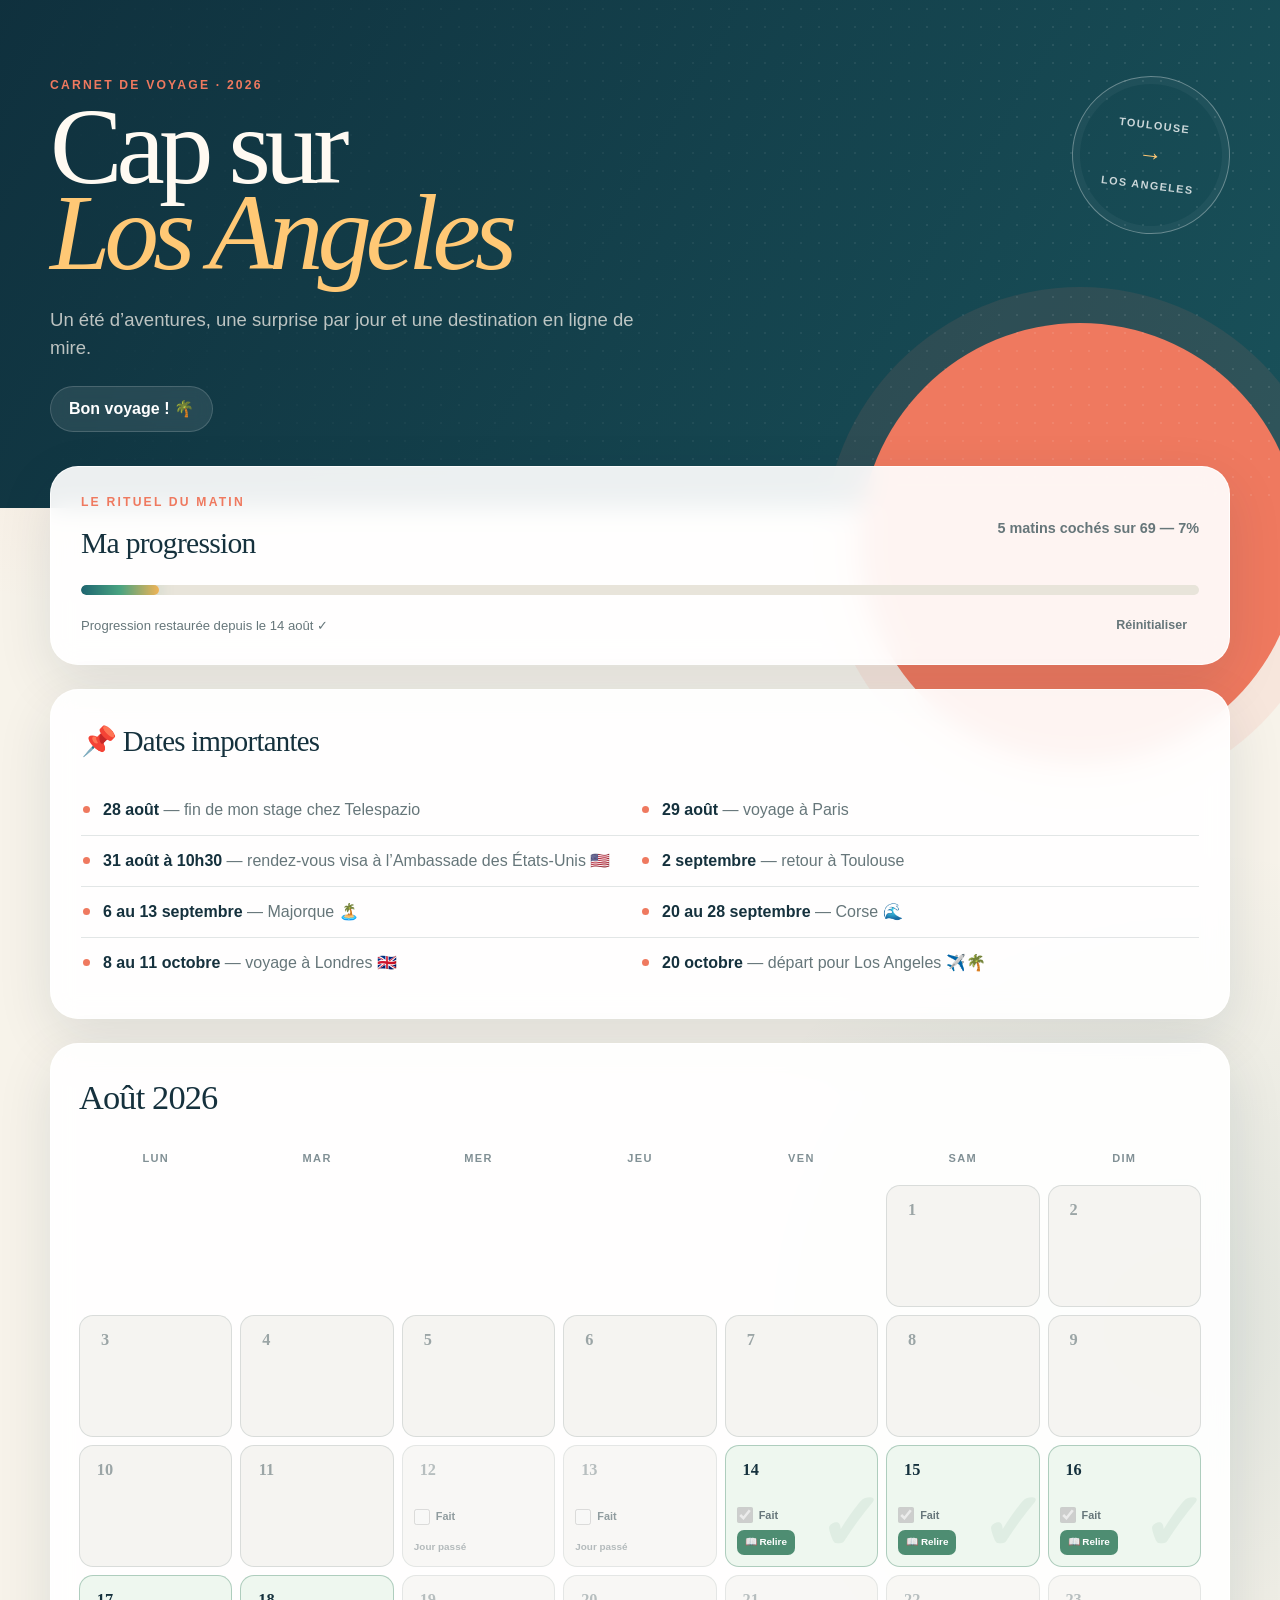
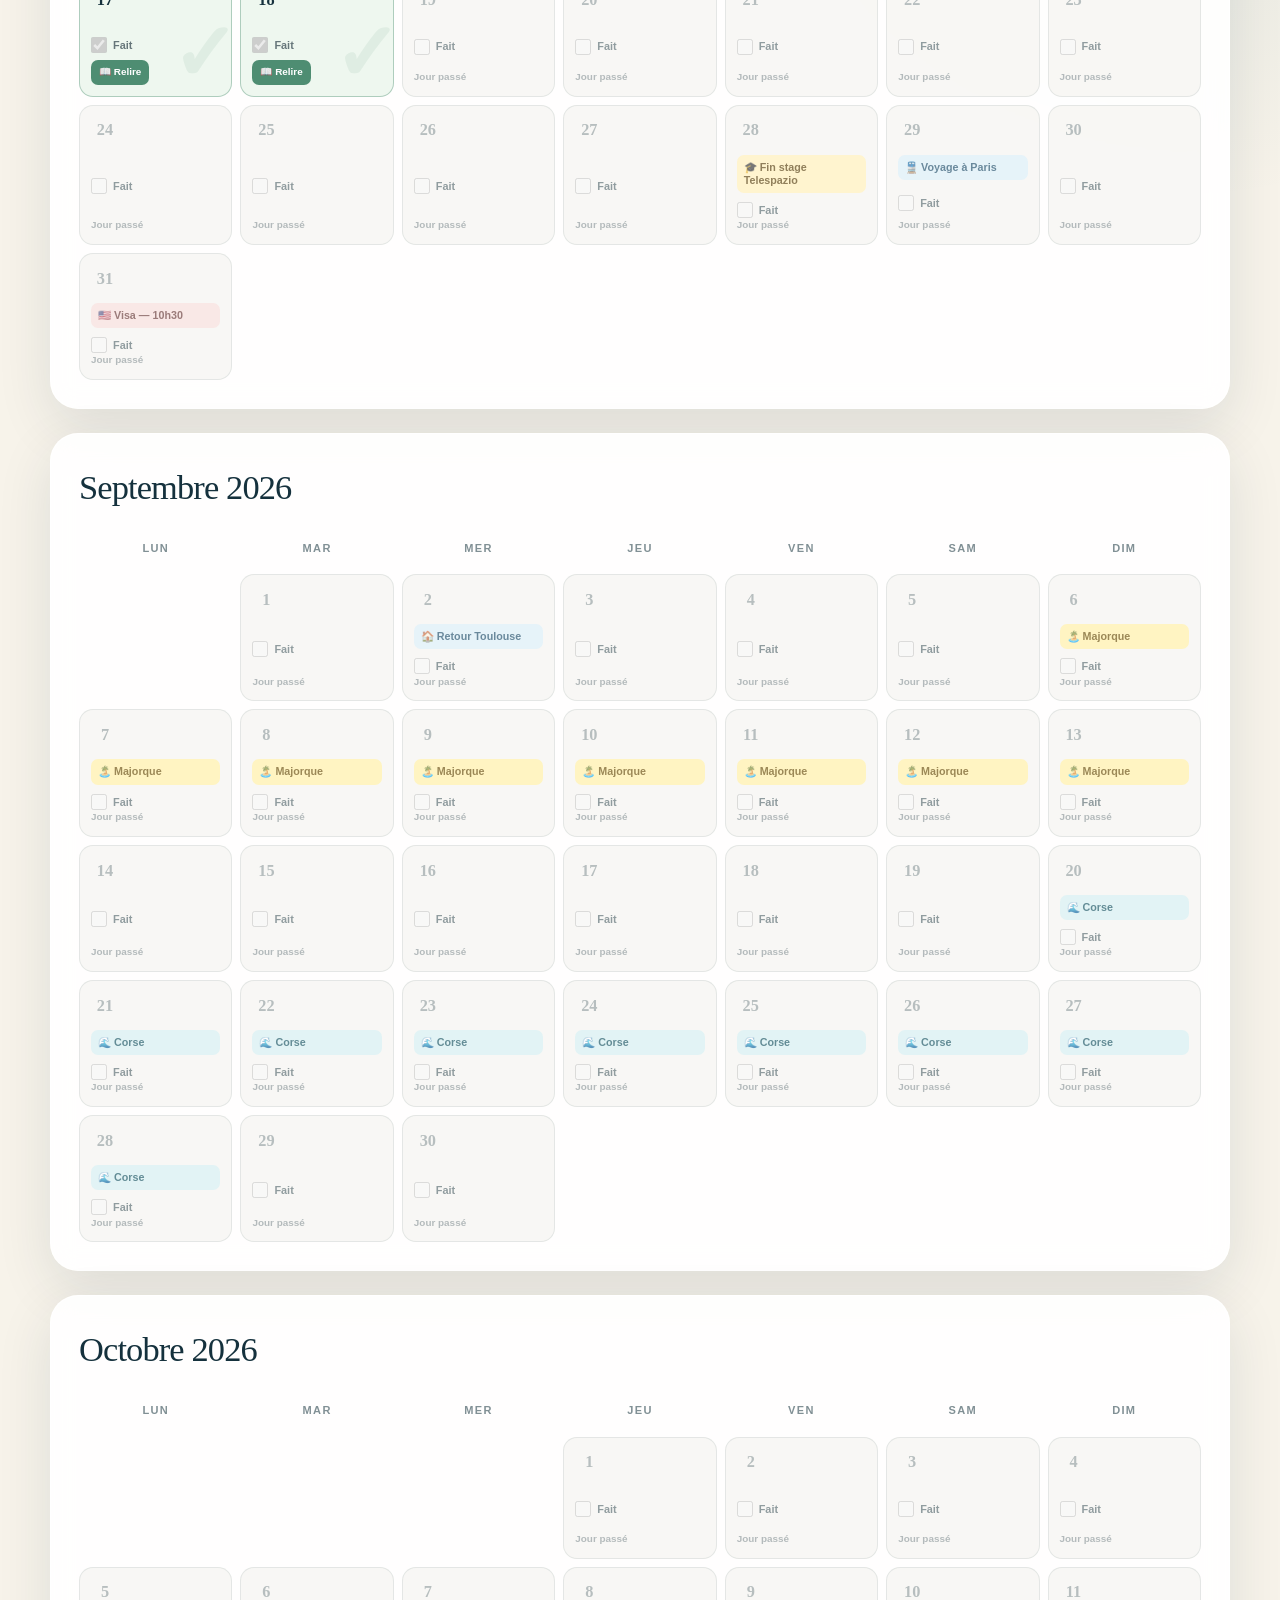
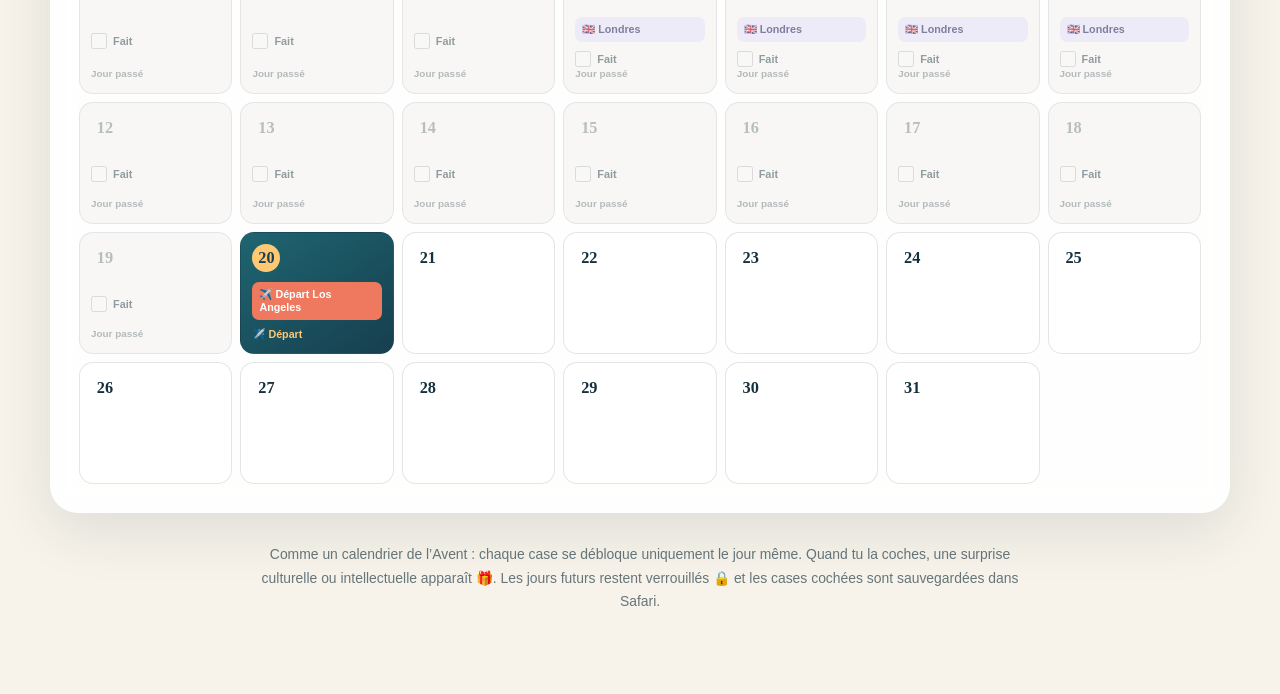
<file: index.html>
<!doctype html>
<html lang="fr">
<head>
  <meta charset="utf-8">
  <meta name="viewport" content="width=device-width, initial-scale=1">
  <meta name="theme-color" content="#173f4f">
  <title>Cap sur Los Angeles — Calendrier 2026</title>
  <link rel="stylesheet" href="styles.css">
</head>
<body>
<div class="page-shell">
  <header class="hero">
    <div class="hero-copy">
      <p class="eyebrow">Carnet de voyage · 2026</p>
      <h1>Cap sur<br><em>Los Angeles</em></h1>
      <p class="hero-intro">Un été d’aventures, une surprise par jour et une destination en ligne de mire.</p>
    </div>
    <div class="hero-stamp" aria-hidden="true">
      <span>TOULOUSE</span>
      <strong>→</strong>
      <span>LOS ANGELES</span>
    </div>
    <div class="countdown" id="countdown" aria-live="polite">Calcul du départ…</div>
  </header>

  <main class="container">
    <section class="card progress-card" aria-labelledby="progress-title">
      <div class="progress-heading">
        <div>
          <p class="section-kicker">Le rituel du matin</p>
          <h2 id="progress-title">Ma progression</h2>
        </div>
        <p class="stats" id="stats" aria-live="polite">Chargement…</p>
      </div>
      <div class="progress-track" aria-hidden="true"><div class="progress-bar" id="bar"></div></div>
      <div class="progress-actions">
        <span id="saveStatus" class="save-status" aria-live="polite">Chargement de la sauvegarde…</span>
        <button id="reset" class="reset-button" type="button">Réinitialiser</button>
      </div>
    </section>

<section class="card dates">
  <h2>📌 Dates importantes</h2>
  <ul>
    <li><strong>28 août</strong> — fin de mon stage chez Telespazio</li>
    <li><strong>29 août</strong> — voyage à Paris</li>
    <li><strong>31 août à 10h30</strong> — rendez-vous visa à l’Ambassade des États-Unis 🇺🇸</li>
    <li><strong>2 septembre</strong> — retour à Toulouse</li>
    <li><strong>6 au 13 septembre</strong> — Majorque 🏝️</li>
    <li><strong>20 au 28 septembre</strong> — Corse 🌊</li>
    <li><strong>8 au 11 octobre</strong> — voyage à Londres 🇬🇧</li>
    <li><strong>20 octobre</strong> — départ pour Los Angeles ✈️🌴</li>
  </ul>
</section>

<section class="month"><h2>Août 2026</h2><div class="grid"><div class="dow">Lun</div><div class="dow">Mar</div><div class="dow">Mer</div><div class="dow">Jeu</div><div class="dow">Ven</div><div class="dow">Sam</div><div class="dow">Dim</div><div class="blank"></div><div class="blank"></div><div class="blank"></div><div class="blank"></div><div class="blank"></div><div class="day past"><div class="top"><span class="num">1</span></div></div><div class="day past"><div class="top"><span class="num">2</span></div></div><div class="day past"><div class="top"><span class="num">3</span></div></div><div class="day past"><div class="top"><span class="num">4</span></div></div><div class="day past"><div class="top"><span class="num">5</span></div></div><div class="day past"><div class="top"><span class="num">6</span></div></div><div class="day past"><div class="top"><span class="num">7</span></div></div><div class="day past"><div class="top"><span class="num">8</span></div></div><div class="day past"><div class="top"><span class="num">9</span></div></div><div class="day past"><div class="top"><span class="num">10</span></div></div><div class="day past"><div class="top"><span class="num">11</span></div></div><div class="day today"><div class="top"><span class="num">12</span><div class="todaylabel">Aujourd’hui</div></div><label class="checkrow"><input type="checkbox" data-key="2026-08-12" aria-label="Cocher le 12 Août"><span>Fait</span></label></div><div class="day"><div class="top"><span class="num">13</span></div><label class="checkrow"><input type="checkbox" data-key="2026-08-13" aria-label="Cocher le 13 Août"><span>Fait</span></label></div><div class="day"><div class="top"><span class="num">14</span></div><label class="checkrow"><input type="checkbox" data-key="2026-08-14" aria-label="Cocher le 14 Août"><span>Fait</span></label></div><div class="day"><div class="top"><span class="num">15</span></div><label class="checkrow"><input type="checkbox" data-key="2026-08-15" aria-label="Cocher le 15 Août"><span>Fait</span></label></div><div class="day"><div class="top"><span class="num">16</span></div><label class="checkrow"><input type="checkbox" data-key="2026-08-16" aria-label="Cocher le 16 Août"><span>Fait</span></label></div><div class="day"><div class="top"><span class="num">17</span></div><label class="checkrow"><input type="checkbox" data-key="2026-08-17" aria-label="Cocher le 17 Août"><span>Fait</span></label></div><div class="day"><div class="top"><span class="num">18</span></div><label class="checkrow"><input type="checkbox" data-key="2026-08-18" aria-label="Cocher le 18 Août"><span>Fait</span></label></div><div class="day"><div class="top"><span class="num">19</span></div><label class="checkrow"><input type="checkbox" data-key="2026-08-19" aria-label="Cocher le 19 Août"><span>Fait</span></label></div><div class="day"><div class="top"><span class="num">20</span></div><label class="checkrow"><input type="checkbox" data-key="2026-08-20" aria-label="Cocher le 20 Août"><span>Fait</span></label></div><div class="day"><div class="top"><span class="num">21</span></div><label class="checkrow"><input type="checkbox" data-key="2026-08-21" aria-label="Cocher le 21 Août"><span>Fait</span></label></div><div class="day"><div class="top"><span class="num">22</span></div><label class="checkrow"><input type="checkbox" data-key="2026-08-22" aria-label="Cocher le 22 Août"><span>Fait</span></label></div><div class="day"><div class="top"><span class="num">23</span></div><label class="checkrow"><input type="checkbox" data-key="2026-08-23" aria-label="Cocher le 23 Août"><span>Fait</span></label></div><div class="day"><div class="top"><span class="num">24</span></div><label class="checkrow"><input type="checkbox" data-key="2026-08-24" aria-label="Cocher le 24 Août"><span>Fait</span></label></div><div class="day"><div class="top"><span class="num">25</span></div><label class="checkrow"><input type="checkbox" data-key="2026-08-25" aria-label="Cocher le 25 Août"><span>Fait</span></label></div><div class="day"><div class="top"><span class="num">26</span></div><label class="checkrow"><input type="checkbox" data-key="2026-08-26" aria-label="Cocher le 26 Août"><span>Fait</span></label></div><div class="day"><div class="top"><span class="num">27</span></div><label class="checkrow"><input type="checkbox" data-key="2026-08-27" aria-label="Cocher le 27 Août"><span>Fait</span></label></div><div class="day"><div class="top"><span class="num">28</span></div><div class="event stage" data-short="🎓">🎓 Fin stage Telespazio</div><label class="checkrow"><input type="checkbox" data-key="2026-08-28" aria-label="Cocher le 28 Août"><span>Fait</span></label></div><div class="day"><div class="top"><span class="num">29</span></div><div class="event paris" data-short="🚆">🚆 Voyage à Paris</div><label class="checkrow"><input type="checkbox" data-key="2026-08-29" aria-label="Cocher le 29 Août"><span>Fait</span></label></div><div class="day"><div class="top"><span class="num">30</span></div><label class="checkrow"><input type="checkbox" data-key="2026-08-30" aria-label="Cocher le 30 Août"><span>Fait</span></label></div><div class="day"><div class="top"><span class="num">31</span></div><div class="event visa" data-short="🇺🇸">🇺🇸 Visa — 10h30</div><label class="checkrow"><input type="checkbox" data-key="2026-08-31" aria-label="Cocher le 31 Août"><span>Fait</span></label></div><div class="blank"></div><div class="blank"></div><div class="blank"></div><div class="blank"></div><div class="blank"></div><div class="blank"></div></div></section>
<section class="month"><h2>Septembre 2026</h2><div class="grid"><div class="dow">Lun</div><div class="dow">Mar</div><div class="dow">Mer</div><div class="dow">Jeu</div><div class="dow">Ven</div><div class="dow">Sam</div><div class="dow">Dim</div><div class="blank"></div><div class="day"><div class="top"><span class="num">1</span></div><label class="checkrow"><input type="checkbox" data-key="2026-09-01" aria-label="Cocher le 1 Septembre"><span>Fait</span></label></div><div class="day"><div class="top"><span class="num">2</span></div><div class="event paris">🏠 Retour Toulouse</div><label class="checkrow"><input type="checkbox" data-key="2026-09-02" aria-label="Cocher le 2 Septembre"><span>Fait</span></label></div><div class="day"><div class="top"><span class="num">3</span></div><label class="checkrow"><input type="checkbox" data-key="2026-09-03" aria-label="Cocher le 3 Septembre"><span>Fait</span></label></div><div class="day"><div class="top"><span class="num">4</span></div><label class="checkrow"><input type="checkbox" data-key="2026-09-04" aria-label="Cocher le 4 Septembre"><span>Fait</span></label></div><div class="day"><div class="top"><span class="num">5</span></div><label class="checkrow"><input type="checkbox" data-key="2026-09-05" aria-label="Cocher le 5 Septembre"><span>Fait</span></label></div><div class="day"><div class="top"><span class="num">6</span></div><div class="event majorque">🏝️ Majorque</div><label class="checkrow"><input type="checkbox" data-key="2026-09-06" aria-label="Cocher le 6 Septembre"><span>Fait</span></label></div><div class="day"><div class="top"><span class="num">7</span></div><div class="event majorque">🏝️ Majorque</div><label class="checkrow"><input type="checkbox" data-key="2026-09-07" aria-label="Cocher le 7 Septembre"><span>Fait</span></label></div><div class="day"><div class="top"><span class="num">8</span></div><div class="event majorque">🏝️ Majorque</div><label class="checkrow"><input type="checkbox" data-key="2026-09-08" aria-label="Cocher le 8 Septembre"><span>Fait</span></label></div><div class="day"><div class="top"><span class="num">9</span></div><div class="event majorque">🏝️ Majorque</div><label class="checkrow"><input type="checkbox" data-key="2026-09-09" aria-label="Cocher le 9 Septembre"><span>Fait</span></label></div><div class="day"><div class="top"><span class="num">10</span></div><div class="event majorque">🏝️ Majorque</div><label class="checkrow"><input type="checkbox" data-key="2026-09-10" aria-label="Cocher le 10 Septembre"><span>Fait</span></label></div><div class="day"><div class="top"><span class="num">11</span></div><div class="event majorque">🏝️ Majorque</div><label class="checkrow"><input type="checkbox" data-key="2026-09-11" aria-label="Cocher le 11 Septembre"><span>Fait</span></label></div><div class="day"><div class="top"><span class="num">12</span></div><div class="event majorque">🏝️ Majorque</div><label class="checkrow"><input type="checkbox" data-key="2026-09-12" aria-label="Cocher le 12 Septembre"><span>Fait</span></label></div><div class="day"><div class="top"><span class="num">13</span></div><div class="event majorque">🏝️ Majorque</div><label class="checkrow"><input type="checkbox" data-key="2026-09-13" aria-label="Cocher le 13 Septembre"><span>Fait</span></label></div><div class="day"><div class="top"><span class="num">14</span></div><label class="checkrow"><input type="checkbox" data-key="2026-09-14" aria-label="Cocher le 14 Septembre"><span>Fait</span></label></div><div class="day"><div class="top"><span class="num">15</span></div><label class="checkrow"><input type="checkbox" data-key="2026-09-15" aria-label="Cocher le 15 Septembre"><span>Fait</span></label></div><div class="day"><div class="top"><span class="num">16</span></div><label class="checkrow"><input type="checkbox" data-key="2026-09-16" aria-label="Cocher le 16 Septembre"><span>Fait</span></label></div><div class="day"><div class="top"><span class="num">17</span></div><label class="checkrow"><input type="checkbox" data-key="2026-09-17" aria-label="Cocher le 17 Septembre"><span>Fait</span></label></div><div class="day"><div class="top"><span class="num">18</span></div><label class="checkrow"><input type="checkbox" data-key="2026-09-18" aria-label="Cocher le 18 Septembre"><span>Fait</span></label></div><div class="day"><div class="top"><span class="num">19</span></div><label class="checkrow"><input type="checkbox" data-key="2026-09-19" aria-label="Cocher le 19 Septembre"><span>Fait</span></label></div><div class="day"><div class="top"><span class="num">20</span></div><div class="event corse">🌊 Corse</div><label class="checkrow"><input type="checkbox" data-key="2026-09-20" aria-label="Cocher le 20 Septembre"><span>Fait</span></label></div><div class="day"><div class="top"><span class="num">21</span></div><div class="event corse">🌊 Corse</div><label class="checkrow"><input type="checkbox" data-key="2026-09-21" aria-label="Cocher le 21 Septembre"><span>Fait</span></label></div><div class="day"><div class="top"><span class="num">22</span></div><div class="event corse">🌊 Corse</div><label class="checkrow"><input type="checkbox" data-key="2026-09-22" aria-label="Cocher le 22 Septembre"><span>Fait</span></label></div><div class="day"><div class="top"><span class="num">23</span></div><div class="event corse">🌊 Corse</div><label class="checkrow"><input type="checkbox" data-key="2026-09-23" aria-label="Cocher le 23 Septembre"><span>Fait</span></label></div><div class="day"><div class="top"><span class="num">24</span></div><div class="event corse">🌊 Corse</div><label class="checkrow"><input type="checkbox" data-key="2026-09-24" aria-label="Cocher le 24 Septembre"><span>Fait</span></label></div><div class="day"><div class="top"><span class="num">25</span></div><div class="event corse">🌊 Corse</div><label class="checkrow"><input type="checkbox" data-key="2026-09-25" aria-label="Cocher le 25 Septembre"><span>Fait</span></label></div><div class="day"><div class="top"><span class="num">26</span></div><div class="event corse">🌊 Corse</div><label class="checkrow"><input type="checkbox" data-key="2026-09-26" aria-label="Cocher le 26 Septembre"><span>Fait</span></label></div><div class="day"><div class="top"><span class="num">27</span></div><div class="event corse">🌊 Corse</div><label class="checkrow"><input type="checkbox" data-key="2026-09-27" aria-label="Cocher le 27 Septembre"><span>Fait</span></label></div><div class="day"><div class="top"><span class="num">28</span></div><div class="event corse">🌊 Corse</div><label class="checkrow"><input type="checkbox" data-key="2026-09-28" aria-label="Cocher le 28 Septembre"><span>Fait</span></label></div><div class="day"><div class="top"><span class="num">29</span></div><label class="checkrow"><input type="checkbox" data-key="2026-09-29" aria-label="Cocher le 29 Septembre"><span>Fait</span></label></div><div class="day"><div class="top"><span class="num">30</span></div><label class="checkrow"><input type="checkbox" data-key="2026-09-30" aria-label="Cocher le 30 Septembre"><span>Fait</span></label></div><div class="blank"></div><div class="blank"></div><div class="blank"></div><div class="blank"></div></div></section>
<section class="month"><h2>Octobre 2026</h2><div class="grid"><div class="dow">Lun</div><div class="dow">Mar</div><div class="dow">Mer</div><div class="dow">Jeu</div><div class="dow">Ven</div><div class="dow">Sam</div><div class="dow">Dim</div><div class="blank"></div><div class="blank"></div><div class="blank"></div><div class="day"><div class="top"><span class="num">1</span></div><label class="checkrow"><input type="checkbox" data-key="2026-10-01" aria-label="Cocher le 1 Octobre"><span>Fait</span></label></div><div class="day"><div class="top"><span class="num">2</span></div><label class="checkrow"><input type="checkbox" data-key="2026-10-02" aria-label="Cocher le 2 Octobre"><span>Fait</span></label></div><div class="day"><div class="top"><span class="num">3</span></div><label class="checkrow"><input type="checkbox" data-key="2026-10-03" aria-label="Cocher le 3 Octobre"><span>Fait</span></label></div><div class="day"><div class="top"><span class="num">4</span></div><label class="checkrow"><input type="checkbox" data-key="2026-10-04" aria-label="Cocher le 4 Octobre"><span>Fait</span></label></div><div class="day"><div class="top"><span class="num">5</span></div><label class="checkrow"><input type="checkbox" data-key="2026-10-05" aria-label="Cocher le 5 Octobre"><span>Fait</span></label></div><div class="day"><div class="top"><span class="num">6</span></div><label class="checkrow"><input type="checkbox" data-key="2026-10-06" aria-label="Cocher le 6 Octobre"><span>Fait</span></label></div><div class="day"><div class="top"><span class="num">7</span></div><label class="checkrow"><input type="checkbox" data-key="2026-10-07" aria-label="Cocher le 7 Octobre"><span>Fait</span></label></div><div class="day"><div class="top"><span class="num">8</span></div><div class="event londres">🇬🇧 Londres</div><label class="checkrow"><input type="checkbox" data-key="2026-10-08" aria-label="Cocher le 8 Octobre"><span>Fait</span></label></div><div class="day"><div class="top"><span class="num">9</span></div><div class="event londres">🇬🇧 Londres</div><label class="checkrow"><input type="checkbox" data-key="2026-10-09" aria-label="Cocher le 9 Octobre"><span>Fait</span></label></div><div class="day"><div class="top"><span class="num">10</span></div><div class="event londres">🇬🇧 Londres</div><label class="checkrow"><input type="checkbox" data-key="2026-10-10" aria-label="Cocher le 10 Octobre"><span>Fait</span></label></div><div class="day"><div class="top"><span class="num">11</span></div><div class="event londres">🇬🇧 Londres</div><label class="checkrow"><input type="checkbox" data-key="2026-10-11" aria-label="Cocher le 11 Octobre"><span>Fait</span></label></div><div class="day"><div class="top"><span class="num">12</span></div><label class="checkrow"><input type="checkbox" data-key="2026-10-12" aria-label="Cocher le 12 Octobre"><span>Fait</span></label></div><div class="day"><div class="top"><span class="num">13</span></div><label class="checkrow"><input type="checkbox" data-key="2026-10-13" aria-label="Cocher le 13 Octobre"><span>Fait</span></label></div><div class="day"><div class="top"><span class="num">14</span></div><label class="checkrow"><input type="checkbox" data-key="2026-10-14" aria-label="Cocher le 14 Octobre"><span>Fait</span></label></div><div class="day"><div class="top"><span class="num">15</span></div><label class="checkrow"><input type="checkbox" data-key="2026-10-15" aria-label="Cocher le 15 Octobre"><span>Fait</span></label></div><div class="day"><div class="top"><span class="num">16</span></div><label class="checkrow"><input type="checkbox" data-key="2026-10-16" aria-label="Cocher le 16 Octobre"><span>Fait</span></label></div><div class="day"><div class="top"><span class="num">17</span></div><label class="checkrow"><input type="checkbox" data-key="2026-10-17" aria-label="Cocher le 17 Octobre"><span>Fait</span></label></div><div class="day"><div class="top"><span class="num">18</span></div><label class="checkrow"><input type="checkbox" data-key="2026-10-18" aria-label="Cocher le 18 Octobre"><span>Fait</span></label></div><div class="day"><div class="top"><span class="num">19</span></div><label class="checkrow"><input type="checkbox" data-key="2026-10-19" aria-label="Cocher le 19 Octobre"><span>Fait</span></label></div><div class="day trip"><div class="top"><span class="num">20</span></div><div class="event tripbadge">✈️ Départ Los Angeles</div><div class="departure">✈️ Départ</div></div><div class="day"><div class="top"><span class="num">21</span></div></div><div class="day"><div class="top"><span class="num">22</span></div></div><div class="day"><div class="top"><span class="num">23</span></div></div><div class="day"><div class="top"><span class="num">24</span></div></div><div class="day"><div class="top"><span class="num">25</span></div></div><div class="day"><div class="top"><span class="num">26</span></div></div><div class="day"><div class="top"><span class="num">27</span></div></div><div class="day"><div class="top"><span class="num">28</span></div></div><div class="day"><div class="top"><span class="num">29</span></div></div><div class="day"><div class="top"><span class="num">30</span></div></div><div class="day"><div class="top"><span class="num">31</span></div></div><div class="blank"></div></div></section>

<p class="note">
Comme un calendrier de l’Avent : chaque case se débloque uniquement le jour même. Quand tu la coches, une surprise culturelle ou intellectuelle apparaît 🎁. Les jours futurs restent verrouillés 🔒 et les cases cochées sont sauvegardées dans Safari.
</p>
</main>
</div>

<div class="surprise-modal" id="surpriseModal" role="dialog" aria-modal="true" aria-labelledby="surpriseTitle">
  <div class="surprise-box">
    <div class="surprise-kicker">🎁 Article du jour</div>
    <h3 id="surpriseTitle"></h3>
    <div id="surpriseText" class="article-body"></div>
    <button class="surprise-close" id="surpriseClose" type="button">Terminer l’article ✓</button>
  </div>
</div>

<script>
(function() {
  const trip = new Date(2026,9,20);
  const STORAGE_KEY = "la_morning_checklist_2026_v4";
  const DB_NAME = "LosAngelesCalendarDB";
  const STORE_NAME = "calendar";
  const INITIAL_CHECKED = {
    "2026-08-14": true,
    "2026-08-15": true,
    "2026-08-16": true,
    "2026-08-17": true,
    "2026-08-18": true
  };
  const boxes = Array.from(document.querySelectorAll('input[type="checkbox"][data-key]'));
  const saveStatus = document.getElementById("saveStatus");
  document.querySelectorAll(".event").forEach(event => {
    if (!event.dataset.short) event.dataset.short = event.textContent.trim().split(" ")[0];
  });

  // Dates importantes (voir la liste "📌 Dates importantes") : un feu d'artifice de
  // confettis apparaît puis disparaît tout seul quand on ouvre la page ce jour-là.
  const IMPORTANT_DATES = [
    "2026-08-28", // fin de stage Telespazio
    "2026-08-29", // voyage à Paris
    "2026-08-31", // rendez-vous visa
    "2026-09-02", // retour à Toulouse
    "2026-09-06", // départ Majorque
    "2026-09-20", // départ Corse
    "2026-10-08", // départ Londres
    "2026-10-20"  // départ Los Angeles
  ];
  const CONFETTI_COLORS = ["#f94144","#f3722c","#f9c74f","#90be6d","#43aa8b","#4d908e","#577590","#277da1"];

  function launchConfetti() {
    const container = document.createElement("div");
    container.className = "confetti-container";
    const pieceCount = 130;
    for (let i = 0; i < pieceCount; i++) {
      const piece = document.createElement("div");
      piece.className = "confetti-piece";
      piece.style.left = (Math.random() * 100) + "vw";
      piece.style.background = CONFETTI_COLORS[Math.floor(Math.random() * CONFETTI_COLORS.length)];
      piece.style.width = (6 + Math.random() * 6) + "px";
      piece.style.height = (10 + Math.random() * 8) + "px";
      piece.style.animationDelay = (Math.random() * 0.6) + "s";
      piece.style.animationDuration = (2.6 + Math.random() * 1.6) + "s";
      piece.style.transform = "rotate(" + Math.floor(Math.random() * 360) + "deg)";
      container.appendChild(piece);
    }
    document.body.appendChild(container);
    // Les confettis disparaissent (et sont retirés du DOM) après quelques secondes.
    setTimeout(function() { container.remove(); }, 4500);
  }
  const surprises = {"2026-08-12": {"title": "Pourquoi le ciel est bleu ?", "article": "<p><strong>Introduction.</strong> La lumière du Soleil contient toutes les couleurs. Dans l’atmosphère, les petites longueurs d’onde — surtout le bleu — sont davantage diffusées dans toutes les directions. C’est la diffusion de Rayleigh.</p><p>Ce sujet montre qu’une question simple peut ouvrir sur plusieurs domaines à la fois. Chercher le « pourquoi » permet souvent de relier sciences, histoire, géographie, technologie et société.</p><p>Ce qui est intéressant, c’est que ce phénomène ne doit pas être regardé isolément. Il s’inscrit dans un contexte plus large et permet de mieux comprendre le monde qui nous entoure. C’est l’objectif de ces cadeaux quotidiens : partir d’une idée simple et la développer comme dans un petit article.</p><div class='takeaway'><strong>À retenir :</strong> Une information devient plus mémorable lorsqu’on la relie à une situation concrète.</div>"}, "2026-08-13": {"title": "Los Angeles et son nom espagnol", "article": "<p><strong>Introduction.</strong> Los Angeles vient de l’espagnol. La ville a été fondée en 1781 sous domination espagnole. Son nom moderne conserve cette histoire hispanique.</p><p>Ce sujet permet de regarder Los Angeles autrement que comme une simple destination touristique. La ville actuelle résulte de plusieurs siècles d’histoire, de migrations, d’urbanisme, de cinéma, d’industrie et de transformations économiques.</p><p>Ce qui est intéressant, c’est que ce phénomène ne doit pas être regardé isolément. Il s’inscrit dans un contexte plus large et permet de mieux comprendre le monde qui nous entoure. C’est l’objectif de ces cadeaux quotidiens : partir d’une idée simple et la développer comme dans un petit article.</p><div class='takeaway'><strong>À retenir :</strong> Los Angeles est plus facile à comprendre quand on relie son image actuelle à son histoire et à sa géographie.</div>"}, "2026-08-14": {"title": "Comment fonctionne le GPS ?", "article": "<p><strong>Introduction.</strong> Ton téléphone calcule sa position grâce aux signaux de plusieurs satellites. Il mesure le temps mis par leurs signaux pour arriver et utilise la trilatération pour estimer ta position.</p><p>Derrière ce phénomène se cachent plusieurs disciplines : physique, mathématiques, informatique, électronique et ingénierie. Les systèmes spatiaux doivent fonctionner avec une précision extrême, car une petite erreur au départ peut devenir très importante après des milliers de kilomètres.</p><p>Ce qui est intéressant, c’est que ce phénomène ne doit pas être regardé isolément. Il s’inscrit dans un contexte plus large et permet de mieux comprendre le monde qui nous entoure. C’est l’objectif de ces cadeaux quotidiens : partir d’une idée simple et la développer comme dans un petit article.</p><div class='takeaway'><strong>À retenir :</strong> L’espace est un domaine où la précision, la redondance et la compréhension des lois physiques sont essentielles.</div>"}, "2026-08-15": {"title": "Pourquoi voyage-t-on mieux avec un passeport biométrique ?", "article": "<p><strong>Introduction.</strong> Un passeport biométrique contient une puce électronique avec des données d’identité et biométriques. Elle permet des contrôles plus rapides et renforce la vérification de l’identité.</p><p>Ces démarches sont directement liées à la souveraineté des États. Chaque pays fixe ses propres règles d’entrée, de séjour et de contrôle des voyageurs. Les documents demandés servent à vérifier l’identité, le motif du voyage et le respect des conditions prévues.</p><p>Ce qui est intéressant, c’est que ce phénomène ne doit pas être regardé isolément. Il s’inscrit dans un contexte plus large et permet de mieux comprendre le monde qui nous entoure. C’est l’objectif de ces cadeaux quotidiens : partir d’une idée simple et la développer comme dans un petit article.</p><div class='takeaway'><strong>À retenir :</strong> Un visa est une autorisation liée aux règles d’entrée d’un État, pas simplement une formalité administrative.</div>"}, "2026-08-16": {"title": "Le décalage horaire", "article": "<p><strong>Introduction.</strong> Los Angeles est dans le fuseau Pacific Time. Le décalage avec Toulouse varie selon les changements d’heure, mais il est généralement de plusieurs heures : ton corps doit alors resynchroniser son horloge interne.</p><p>Le voyage aérien mélange physique et biologie. Il faut comprendre comment un avion se maintient dans l’air, mais aussi comment notre organisme réagit aux changements rapides d’heure, de lumière et de rythme de sommeil.</p><p>Ce qui est intéressant, c’est que ce phénomène ne doit pas être regardé isolément. Il s’inscrit dans un contexte plus large et permet de mieux comprendre le monde qui nous entoure. C’est l’objectif de ces cadeaux quotidiens : partir d’une idée simple et la développer comme dans un petit article.</p><div class='takeaway'><strong>À retenir :</strong> Voyager loin, c’est déplacer son corps dans l’espace tout en obligeant son horloge interne à se recaler.</div>"}, "2026-08-17": {"title": "Qu’est-ce que le jet lag ?", "article": "<p><strong>Introduction.</strong> Le jet lag apparaît lorsque ton rythme circadien n’est plus aligné avec l’heure locale. La lumière, les heures de repas et le sommeil aident ton cerveau à se recalibrer.</p><p>Le voyage aérien mélange physique et biologie. Il faut comprendre comment un avion se maintient dans l’air, mais aussi comment notre organisme réagit aux changements rapides d’heure, de lumière et de rythme de sommeil.</p><p>Ce qui est intéressant, c’est que ce phénomène ne doit pas être regardé isolément. Il s’inscrit dans un contexte plus large et permet de mieux comprendre le monde qui nous entoure. C’est l’objectif de ces cadeaux quotidiens : partir d’une idée simple et la développer comme dans un petit article.</p><div class='takeaway'><strong>À retenir :</strong> Voyager loin, c’est déplacer son corps dans l’espace tout en obligeant son horloge interne à se recaler.</div>"}, "2026-08-18": {"title": "Pourquoi les avions volent-ils ?", "article": "<p><strong>Introduction.</strong> Une aile est conçue pour créer une différence de pression et dévier l’air vers le bas. Cette interaction produit une force vers le haut appelée portance.</p><p>Le voyage aérien mélange physique et biologie. Il faut comprendre comment un avion se maintient dans l’air, mais aussi comment notre organisme réagit aux changements rapides d’heure, de lumière et de rythme de sommeil.</p><p>Ce qui est intéressant, c’est que ce phénomène ne doit pas être regardé isolément. Il s’inscrit dans un contexte plus large et permet de mieux comprendre le monde qui nous entoure. C’est l’objectif de ces cadeaux quotidiens : partir d’une idée simple et la développer comme dans un petit article.</p><div class='takeaway'><strong>À retenir :</strong> Voyager loin, c’est déplacer son corps dans l’espace tout en obligeant son horloge interne à se recaler.</div>"}, "2026-08-19": {"title": "La bibliothèque d’Alexandrie a-t-elle vraiment brûlé en une nuit ?", "article": "<p><strong>Introduction.</strong> Fondée vers 288 av. J.-C. sous le roi Ptolémée Ier puis développée par son fils Ptolémée II, la bibliothèque d’Alexandrie aurait rassemblé entre 400 000 et 700 000 rouleaux de papyrus à son apogée — la plus grande collection de savoir du monde antique.</p><p>Elle était adossée au Musée d’Alexandrie, un centre de recherche où ont travaillé Euclide ou Ératosthène, qui y calcula la circonférence de la Terre. Contrairement à l’image d’un incendie unique et spectaculaire, sa disparition s’est étalée sur plusieurs siècles : un incendie partiel touche des entrepôts portuaires en 48 av. J.-C., le temple voisin du Sérapéion est détruit en 391 apr. J.-C., mais l’institution avait déjà décliné dès 145 av. J.-C. par manque de mécénat royal.</p><p>On imagine souvent une apocalypse en une nuit, alors qu’aucun témoin antique — grec, romain, musulman ou chrétien — n’a jamais décrit une telle destruction brutale et totale : c’est une extinction lente, pas un cataclysme.</p><div class='takeaway'><strong>À retenir :</strong> Les grandes pertes culturelles ne sont pas toujours des catastrophes soudaines — parfois, c’est juste l’argent et l’attention qui manquent, année après année.</div><p class='sources'>Sources : <a href='https://fr.wikipedia.org/wiki/Biblioth%C3%A8que_d%27Alexandrie' target='_blank' rel='noopener'>Bibliothèque d’Alexandrie — Wikipédia</a> · <a href='https://www.worldhistory.org/Library_of_Alexandria/' target='_blank' rel='noopener'>Library of Alexandria — World History Encyclopedia</a></p>"}, "2026-08-20": {"title": "Comment fonctionne un vaccin à ARN messager ?", "article": "<p><strong>Introduction.</strong> Un vaccin à ARNm ne contient aucun virus : c’est un fragment d’ARN synthétique encapsulé dans une nanoparticule lipidique. Une fois injecté, il est lu par les ribosomes de tes propres cellules, qui fabriquent temporairement une protéine virale — la protéine Spike, pour le Covid-19 — avant que l’ARNm ne soit détruit en quelques heures.</p><p>Cette protéine seule, inoffensive, suffit à entraîner le système immunitaire à la reconnaître. L’ARNm ne pénètre jamais dans le noyau de la cellule et ne modifie donc pas l’ADN. La molécule elle-même a été découverte en 1961 à l’Institut Pasteur ; il a fallu ensuite plus de 40 ans de recherche, récompensée par le prix Nobel de médecine 2023, pour la rendre exploitable en vaccin.</p><p>Une technologie perçue comme « nouvelle » en 2020 reposait donc sur des décennies de recherche fondamentale, invisible jusqu’à ce qu’une crise sanitaire la révèle au grand public.</p><div class='takeaway'><strong>À retenir :</strong> Les innovations qui semblent surgir d’un coup sont souvent le résultat de décennies de recherche discrète.</div><p class='sources'>Sources : <a href='https://www.pasteur.fr/fr/journal-recherche/actualites/decouverte-arn-messager-1961' target='_blank' rel='noopener'>Découverte de l’ARN messager, en 1961 — Institut Pasteur</a> · <a href='https://www.nobelprize.org/prizes/medicine/2023/summary/' target='_blank' rel='noopener'>The Nobel Prize in Physiology or Medicine 2023</a></p>"}, "2026-08-21": {"title": "Le droit de veto : comment un seul pays peut bloquer l’ONU", "article": "<p><strong>Introduction.</strong> Le Conseil de sécurité de l’ONU, créé en 1945, compte 15 membres : 5 permanents (Chine, États-Unis, France, Royaume-Uni, Russie) et 10 élus pour deux ans. Seuls les 5 permanents disposent d’un droit de veto : un seul vote négatif de leur part suffit à bloquer une résolution, peu importe le nombre de voix favorables des autres membres.</p><p>Depuis 1946, la Russie/URSS a utilisé son veto 129 fois, devant les États-Unis (89), le Royaume-Uni (29), la Chine (19) et la France (16). En février 2022 par exemple, la Russie a bloqué à elle seule une résolution condamnant son invasion de l’Ukraine, malgré 11 voix pour et seulement 3 abstentions.</p><p>Ce mécanisme, souvent jugé antidémocratique, permet à un seul pays parmi 193 États membres de paralyser une décision soutenue par la quasi-totalité des autres — un déséquilibre hérité directement des rapports de force de 1945.</p><div class='takeaway'><strong>À retenir :</strong> Les institutions internationales portent souvent la trace figée du monde qui les a créées, pas celle du monde actuel.</div><p class='sources'>Sources : <a href='https://fr.wikipedia.org/wiki/Conseil_de_s%C3%A9curit%C3%A9_des_Nations_unies' target='_blank' rel='noopener'>Conseil de sécurité des Nations unies — Wikipédia</a> · <a href='https://fr.wikipedia.org/wiki/Droit_de_veto_au_Conseil_de_s%C3%A9curit%C3%A9_des_Nations_unies' target='_blank' rel='noopener'>Droit de veto au Conseil de sécurité des Nations unies — Wikipédia</a></p>"}, "2026-08-22": {"title": "D’où vient vraiment le mot « robot » ?", "article": "<p><strong>Introduction.</strong> Le mot « robot » apparaît pour la première fois en 1920, dans la pièce de théâtre tchèque R.U.R. (Rossum’s Universal Robots) de Karel Čapek, créée à Prague en janvier 1921. Il vient du tchèque « robota », qui signifie travail forcé ou corvée.</p><p>Selon Čapek lui-même, c’est son frère Josef, peintre et écrivain, qui a suggéré ce terme pour remplacer « automate ». Dans la pièce, des androïdes biologiques fabriqués pour effectuer tout le travail humain finissent par se révolter contre leurs créateurs — un thème qui a traversé toute la science-fiction depuis, dès la création new-yorkaise de la pièce en 1922.</p><p>Le mot utilisé aujourd’hui pour désigner des machines high-tech ne vient donc pas d’un laboratoire, mais d’un dramaturge, et signifiait à l’origine « esclave ».</p><div class='takeaway'><strong>À retenir :</strong> Beaucoup de mots techniques modernes viennent en réalité de la fiction, pas de la science.</div><p class='sources'>Sources : <a href='https://fr.wikipedia.org/wiki/R._U._R.' target='_blank' rel='noopener'>R. U. R. — Wikipédia</a> · <a href='https://www.britannica.com/topic/RUR' target='_blank' rel='noopener'>R.U.R. — Britannica</a></p>"}, "2026-08-23": {"title": "La chute du mur de Berlin : une phrase mal formulée a-t-elle suffi ?", "article": "<p><strong>Introduction.</strong> Construit à partir du 13 août 1961, le mur de Berlin a séparé la ville pendant 28 ans, symbole de la division de l’Europe par le rideau de fer. Sa chute, le 9 novembre 1989, n’est pourtant pas le fruit d’un accord politique planifié.</p><p>Ce soir-là, lors d’une conférence de presse, le responsable est-allemand Günter Schabowski annonce de façon ambiguë l’ouverture immédiate des frontières. Des milliers de Berlinois de l’Est se rassemblent aux points de passage, et les gardes finissent par ouvrir les postes vers 23h30. Dès le 11 novembre, environ 4,3 millions d’Allemands de l’Est — près d’un quart de la population — avaient franchi la frontière.</p><p>Une phrase mal formulée, dans un contexte déjà fragilisé par la perestroïka et les manifestations en RDA, a suffi à faire tomber en une nuit une frontière fortifiée depuis 28 ans — la réunification officielle suivra moins d’un an plus tard, le 3 octobre 1990.</p><div class='takeaway'><strong>À retenir :</strong> Les grands basculements historiques tiennent parfois à un instant improvisé, pas à un plan.</div><p class='sources'>Sources : <a href='https://fr.wikipedia.org/wiki/Chute_du_mur_de_Berlin' target='_blank' rel='noopener'>Chute du mur de Berlin — Wikipédia</a> · <a href='https://fr.wikipedia.org/wiki/Mur_de_Berlin' target='_blank' rel='noopener'>Mur de Berlin — Wikipédia</a></p>"}, "2026-08-24": {"title": "Pain, vin, fromage : le point commun caché", "article": "<p><strong>Introduction.</strong> Ces trois aliments n’ont l’air de rien avoir en commun, mais ils reposent sur le même phénomène : la fermentation, un processus par lequel des micro-organismes transforment des sucres en l’absence d’oxygène. C’est Louis Pasteur qui, au XIXe siècle, a identifié le rôle des levures vivantes dans ce mécanisme.</p><p>Dans le pain, la levure Saccharomyces cerevisiae transforme les sucres de la farine en CO2 (qui fait lever la pâte) et en éthanol (qui s’évapore à la cuisson). Dans le vin, ce sont des levures présentes sur la peau du raisin qui convertissent ses sucres en alcool. Dans le fromage, des bactéries lactiques transforment le lactose du lait en acide, ce qui le fait cailler — une pratique utilisée depuis le Néolithique, avant même qu’on en comprenne la chimie.</p><p>Trois aliments, trois textures, trois goûts radicalement différents — et pourtant la même transformation biologique invisible derrière chacun.</p><div class='takeaway'><strong>À retenir :</strong> L’humanité a exploité des mécanismes biologiques précis des millénaires avant de savoir les expliquer.</div><p class='sources'>Sources : <a href='https://fr.wikipedia.org/wiki/Fermentation' target='_blank' rel='noopener'>Fermentation — Wikipédia</a> · <a href='https://umr-sayfood.versailles-saclay.hub.inrae.fr/liste-des-actualites/les-produits-alimentaires-fermentes' target='_blank' rel='noopener'>Les produits fermentés — INRAE</a></p>"}, "2026-08-25": {"title": "L’OTAN et l’article 5 : la clause activée une seule fois", "article": "<p><strong>Introduction.</strong> Signé le 4 avril 1949 par douze pays fondateurs, le traité de l’Atlantique Nord crée l’OTAN pour organiser une défense collective face à l’URSS. Son article 5 stipule qu’une attaque armée contre un membre est considérée comme une attaque contre tous.</p><p>Cette clause, cœur du dispositif de dissuasion pendant toute la guerre froide, n’a pourtant été invoquée qu’une seule fois en 75 ans d’existence de l’Alliance : le 12 septembre 2001, au lendemain des attentats du 11-Septembre — pour porter secours aux États-Unis. L’Alliance compte aujourd’hui 32 membres, la Suède ayant été la dernière à adhérer, en mars 2024.</p><p>L’outil pensé pour protéger l’Europe d’une invasion soviétique a donc, dans les faits, servi une seule fois — et c’est l’Amérique du Nord qui en a bénéficié.</p><div class='takeaway'><strong>À retenir :</strong> Un dispositif de sécurité peut rester dissuasif pendant des décennies sans jamais être activé comme prévu à l’origine.</div><p class='sources'>Sources : <a href='https://www.nato.int/en/about-us/organization/nato-member-countries' target='_blank' rel='noopener'>Pays membres de l’OTAN — NATO</a> · <a href='https://fr.wikipedia.org/wiki/Trait%C3%A9_de_l%27Atlantique_nord' target='_blank' rel='noopener'>Traité de l’Atlantique nord — Wikipédia</a></p>"}, "2026-08-26": {"title": "Le kintsugi : quand la cicatrice devient de l’or", "article": "<p><strong>Introduction.</strong> Le kintsugi (« jointure en or ») est une technique japonaise apparue à la fin du XVe siècle pour réparer la céramique cassée. Au lieu de dissimuler la casse, on recolle les fragments avec une laque puis on recouvre les fissures de poudre d’or ou d’argent.</p><p>Selon une théorie répandue, l’origine remonterait à un shogun ayant renvoyé un bol chinois cassé en Chine pour réparation ; celui-ci lui étant revenu recollé avec de disgracieuses agrafes métalliques, des artisans japonais auraient inventé une méthode plus esthétique. La technique s’inscrit dans l’esthétique du wabi-sabi, qui valorise la beauté de l’imperfection plutôt que de la cacher.</p><p>La cicatrice devient ainsi la partie la plus précieuse et la plus regardée de l’objet — une réparation qui s’affiche au lieu de se cacher.</p><div class='takeaway'><strong>À retenir :</strong> Certaines cultures traitent la casse comme une étape de l’histoire d’un objet, pas comme un défaut à effacer.</div><p class='sources'>Sources : <a href='https://fr.wikipedia.org/wiki/Kintsugi' target='_blank' rel='noopener'>Kintsugi — Wikipédia</a> · <a href='https://www.britannica.com/art/kintsugi-ceramics' target='_blank' rel='noopener'>Kintsugi — Britannica</a></p>"}, "2026-08-27": {"title": "La route de la soie n’était pas une route", "article": "<p><strong>Introduction.</strong> Contrairement à ce que son nom suggère, la « route de la soie » n’a jamais été une voie unique, mais un vaste réseau de routes terrestres et maritimes reliant la Chine à la Méditerranée sur des milliers de kilomètres.</p><p>Actif sur près de deux millénaires, avec un essor sous la dynastie Han (IIe siècle av. J.-C.) et un apogée au XIIIe siècle sous la Pax Mongolica, ce réseau a fait circuler bien plus que de la soie : épices, porcelaine, métaux précieux, papier, mais aussi des idées et des religions — bouddhisme, christianisme nestorien, islam. Il a aussi servi de vecteur à la peste noire vers l’Europe au XIVe siècle.</p><p>Un nom qui évoque une route unique désigne en réalité un maillage qui a autant diffusé des croyances — et une pandémie — que de la marchandise.</p><div class='takeaway'><strong>À retenir :</strong> Les routes commerciales transportent toujours plus que des marchandises : elles diffusent des idées, parfois des maladies.</div><p class='sources'>Sources : <a href='https://fr.wikipedia.org/wiki/Route_de_la_soie' target='_blank' rel='noopener'>Route de la soie — Wikipédia</a></p>"}, "2026-08-28": {"title": "🛰️ Dernier jour chez Telespazio : comment communique-t-on avec un satellite ?", "article": "<p><strong>Une communication par satellite commence généralement par une station au sol.</strong> Elle transmet un signal radio vers le satellite : c’est la liaison montante, ou <em>uplink</em>. Le satellite reçoit ce signal, le traite ou l’amplifie, puis le renvoie vers une autre zone de la Terre : c’est la liaison descendante, ou <em>downlink</em>.</p><p>Pour que cela fonctionne, il faut choisir une fréquence adaptée, orienter précisément les antennes et tenir compte de la distance. Un satellite géostationnaire se situe à environ 35 786 km au-dessus de l’équateur. Le signal doit donc parcourir des dizaines de milliers de kilomètres, ce qui explique qu’un léger délai puisse être perceptible.</p><p>Ces systèmes servent à la télévision, aux télécommunications, à la navigation, à la météo ou encore à l’observation de la Terre. Derrière une simple antenne se cache donc une chaîne complète mêlant mécanique orbitale, radiofréquences, informatique, électronique et opérations au sol.</p><div class='takeaway'><strong>À retenir :</strong> une communication spatiale est une chaîne complète du sol vers l’espace, puis de l’espace vers le sol.</div>"}, "2026-08-29": {"title": "🚆 Paris : comment le chemin de fer a changé notre rapport au voyage ?", "article": "<p>Avant le développement du chemin de fer, voyager loin demandait beaucoup de temps et dépendait fortement des routes, des chevaux et de la météo. Au XIXe siècle, le train a rendu les déplacements beaucoup plus rapides, réguliers et prévisibles.</p><p>Les gares ont ensuite transformé les villes. Elles ont créé de nouveaux quartiers, attiré hôtels, commerces et activités, et rapproché économiquement des régions autrefois séparées par de longues journées de voyage.</p><p>Le chemin de fer a même participé à la standardisation de l’heure : avec des horaires précis entre plusieurs villes, il devenait impossible de conserver partout une heure locale différente basée uniquement sur la position du Soleil.</p><div class='takeaway'><strong>À retenir :</strong> le train n’a pas seulement accéléré les déplacements ; il a changé notre manière de penser le temps et la distance.</div>"}, "2026-08-30": {"title": "Pourquoi les trous noirs n’aspirent pas tout l’univers", "article": "<p><strong>Introduction.</strong> Contrairement à l’image de l’aspirateur cosmique, un trou noir n’attire pas plus fort qu’un astre ordinaire de même masse. En dehors de son horizon des événements, son champ gravitationnel est identique à celui de n’importe quel objet équivalent.</p><p>Si le Soleil était soudain remplacé par un trou noir de masse identique, les planètes continueraient d’orbiter exactement comme avant, sans être aspirées. Au centre de notre galaxie, le trou noir supermassif Sagittaire A* est d’ailleurs orbité sans danger par des étoiles proches, comme des planètes autour d’une étoile. Seule la matière qui franchit l’horizon des événements — la limite au-delà de laquelle même la lumière ne peut s’échapper — est irrémédiablement capturée.</p><p>La réputation dévorante des trous noirs ne s’applique donc qu’à une zone extrêmement précise et limitée autour d’eux.</p><div class='takeaway'><strong>À retenir :</strong> La masse d’un objet compte plus que son apparence terrifiante pour prédire sa gravité.</div><p class='sources'>Sources : <a href='https://imagine.gsfc.nasa.gov/science/toolbox/cool_black_hole_fact1.html' target='_blank' rel='noopener'>Cool Black Hole Fact — NASA</a></p>"}, "2026-08-31": {"title": "🇺🇸 Jour du visa : à quoi sert réellement une ambassade ?", "article": "<p>Une ambassade est la représentation officielle d’un pays auprès d’un autre État. Son rôle principal est diplomatique : elle entretient les relations politiques, économiques, culturelles et stratégiques entre les deux pays.</p><p>Les services consulaires s’occupent davantage des personnes : passeports, documents administratifs, assistance aux ressortissants et, selon les situations, certaines procédures liées aux visas. Un visa correspond donc à une décision prise selon les règles d’entrée du pays concerné.</p><p>Lors d’une procédure de visa, l’objectif est notamment de vérifier que l’identité, le motif du séjour et les informations fournies sont cohérents. Les règles varient selon la nationalité du voyageur, la durée du séjour et la catégorie d’autorisation demandée.</p><div class='takeaway'><strong>À retenir :</strong> l’ambassade représente l’État ; les services consulaires gèrent surtout les démarches et l’assistance aux personnes.</div>"}, "2026-09-01": {"title": "Comment l’INSEE mesure vraiment l’inflation", "article": "<p><strong>Introduction.</strong> L’inflation désigne la hausse générale et durable des prix, qui se traduit par une perte de pouvoir d’achat. En France, elle est mesurée chaque mois par l’INSEE via l’indice des prix à la consommation, qui suit environ 1 700 variétés de produits à qualité constante.</p><p>Ce suivi s’appuie sur plus de 150 000 prix relevés sur le terrain dans 30 000 points de vente, complétés par 2,5 millions de prix collectés en ligne et 80 millions de données de caisses de supermarchés. Résultat de ce travail : une inflation annuelle de 5,2 % en 2022, 4,9 % en 2023, puis 2,0 % en 2024 et 0,9 % en 2025.</p><p>Un chiffre qui paraît abstrait repose en réalité sur une collecte de terrain massive, panier par panier, pour calculer combien la vie coûte réellement plus cher.</p><div class='takeaway'><strong>À retenir :</strong> Derrière chaque statistique économique se cache un travail de mesure concret, pas une estimation abstraite.</div><p class='sources'>Sources : <a href='https://www.insee.fr/fr/statistiques/4268033' target='_blank' rel='noopener'>L’essentiel sur… l’inflation — Insee</a></p>"}, "2026-09-02": {"title": "🏠 Retour à Toulouse : pourquoi un voyage change-t-il notre regard ?", "article": "<p>Quand on quitte temporairement un environnement familier, notre cerveau reçoit énormément de nouvelles informations : nouveaux lieux, nouvelles habitudes, sons différents, façons de se déplacer et repères inconnus. Cette nouveauté augmente naturellement notre attention.</p><p>Au retour, notre ville habituelle peut alors sembler légèrement différente. Pourtant, elle n’a pas forcément changé : c’est surtout notre point de comparaison qui s’est élargi. On remarque parfois des détails auxquels on ne faisait plus attention avant de partir.</p><p>C’est l’un des effets intéressants du voyage : il ne modifie pas seulement ce que l’on connaît du monde, mais également la manière dont on regarde ce que l’on connaissait déjà.</p><div class='takeaway'><strong>À retenir :</strong> revenir chez soi fait partie du voyage, car notre regard a changé entre-temps.</div>"}, "2026-09-03": {"title": "Le mythe de la caverne de Platon", "article": "<p><strong>Introduction.</strong> L’allégorie de la caverne, écrite par Platon vers le milieu du IVe siècle av. J.-C. dans La République, décrit des prisonniers enchaînés depuis leur naissance, qui ne voient que des ombres projetées sur un mur et les prennent pour la seule réalité.</p><p>Lorsqu’un prisonnier est libéré et sort de la caverne, il découvre, d’abord douloureusement, le monde réel éclairé par le soleil — symbole de la connaissance véritable. Le philosophe qui accède à cette vérité doit ensuite redescendre la partager avec les autres, au risque d’être rejeté par ceux restés dans l’ignorance.</p><p>Ce texte de plus de 2 300 ans continue de nourrir les débats sur les illusions collectives : l’image de prisonniers persuadés que des ombres sont la réalité résonne toujours avec notre rapport à l’information aujourd’hui.</p><div class='takeaway'><strong>À retenir :</strong> Confondre une représentation de la réalité avec la réalité elle-même n’est pas un problème nouveau.</div><p class='sources'>Sources : <a href='https://fr.wikipedia.org/wiki/All%C3%A9gorie_de_la_caverne' target='_blank' rel='noopener'>Allégorie de la caverne — Wikipédia</a></p>"}, "2026-09-04": {"title": "Congo Square : comment le jazz est né à La Nouvelle-Orléans", "article": "<p><strong>Introduction.</strong> Sous le Code Noir instauré en 1724 en Louisiane française, les personnes réduites en esclavage obtenaient le dimanche comme jour de repos ; un arrêté de 1817 restreint tout rassemblement à un seul lieu : Congo Square. En 1819, l’architecte Benjamin Latrobe y observe 500 à 600 personnes dansant librement, mêlant tambours, banjos et rythmes d’Afrique de l’Ouest.</p><p>C’est dans ce terreau musical que le cornettiste Buddy Bolden forme en 1895 son orchestre, considéré comme la première grande figure du jazz naissant. Pourtant, le premier disque de jazz jamais commercialisé, « Livery Stable Blues », sort en 1917 — interprété par un groupe entièrement composé de musiciens blancs, l’Original Dixieland Jazz Band, qui vend plus d’un million d’exemplaires en six mois.</p><p>Le jazz naît du métissage forcé d’une ville où la colonisation a laissé, contrairement au reste du Sud américain, un espace de rassemblement légal — mais son premier succès commercial en a effacé les origines.</p><div class='takeaway'><strong>À retenir :</strong> L’histoire officielle d’un genre musical et ses origines réelles ne coïncident pas toujours.</div><p class='sources'>Sources : <a href='https://www.nps.gov/jazz/learn/historyculture/jazz_history.htm' target='_blank' rel='noopener'>A New Orleans Jazz History, 1895-1927 — U.S. National Park Service</a> · <a href='https://en.wikipedia.org/wiki/Congo_Square' target='_blank' rel='noopener'>Congo Square — Wikipedia</a></p>"}, "2026-09-05": {"title": "Signer un traité ne suffit pas : comment il devient vraiment applicable", "article": "<p><strong>Introduction.</strong> Négocier un traité international se fait entre « plénipotentiaires », des représentants munis de pleins pouvoirs par leur État. Mais signer le texte final ne rend pas encore l’État juridiquement lié : la Convention de Vienne de 1969 impose seulement de ne pas priver le traité de son objet avant son entrée en vigueur.</p><p>C’est la ratification — souvent après autorisation parlementaire — qui confirme formellement le consentement de l’État. Preuve que ce délai peut être long : la Convention de Vienne elle-même, signée en mai 1969, n’est entrée en vigueur qu’en janvier 1980, presque onze ans plus tard, une fois le seuil des 35 ratifications atteint.</p><p>Même le texte qui définit les règles du jeu diplomatique a mis onze ans à devenir applicable — signer et être juridiquement lié sont deux étapes bien distinctes.</p><div class='takeaway'><strong>À retenir :</strong> Un accord international peut exister sur le papier des années avant de produire un quelconque effet juridique.</div><p class='sources'>Sources : <a href='https://fr.wikipedia.org/wiki/Convention_de_Vienne_sur_le_droit_des_trait%C3%A9s' target='_blank' rel='noopener'>Convention de Vienne sur le droit des traités — Wikipédia</a> · <a href='https://www.diplomatie.gouv.fr/fr/le-ministere/administration/direction-des-affaires-juridiques/les-accords-et-traites-internationaux' target='_blank' rel='noopener'>Les accords et traités internationaux — France Diplomatie</a></p>"}, "2026-09-06": {"title": "🏝️ Majorque — découverte du jour 1", "article": "<p><strong>Introduction.</strong> Majorque est la plus grande île des Baléares. Sa situation en Méditerranée en a fait un lieu de passage et d’échanges pendant des siècles.</p><p>Les îles méditerranéennes sont des territoires fascinants parce qu’elles combinent isolement relatif et forts échanges maritimes. Cela favorise des identités locales marquées tout en laissant des traces de nombreuses influences extérieures dans la langue, l’architecture, la cuisine et les traditions.</p><p>Ce qui est intéressant, c’est que ce phénomène ne doit pas être regardé isolément. Il s’inscrit dans un contexte plus large et permet de mieux comprendre le monde qui nous entoure. C’est l’objectif de ces cadeaux quotidiens : partir d’une idée simple et la développer comme dans un petit article.</p><div class='takeaway'><strong>À retenir :</strong> Une île peut être à la fois un refuge culturel, un carrefour maritime et une frontière.</div>"}, "2026-09-07": {"title": "🏝️ Majorque — découverte du jour 2", "article": "<p><strong>Introduction.</strong> La Serra de Tramuntana est une chaîne montagneuse spectaculaire qui structure le nord-ouest de l’île et crée de nombreux microclimats.</p><p>Les îles méditerranéennes sont des territoires fascinants parce qu’elles combinent isolement relatif et forts échanges maritimes. Cela favorise des identités locales marquées tout en laissant des traces de nombreuses influences extérieures dans la langue, l’architecture, la cuisine et les traditions.</p><p>Ce qui est intéressant, c’est que ce phénomène ne doit pas être regardé isolément. Il s’inscrit dans un contexte plus large et permet de mieux comprendre le monde qui nous entoure. C’est l’objectif de ces cadeaux quotidiens : partir d’une idée simple et la développer comme dans un petit article.</p><div class='takeaway'><strong>À retenir :</strong> Une île peut être à la fois un refuge culturel, un carrefour maritime et une frontière.</div>"}, "2026-09-08": {"title": "🏝️ Majorque — découverte du jour 3", "article": "<p><strong>Introduction.</strong> Le catalan est co-officiel aux Baléares avec l’espagnol. La variété locale parlée à Majorque est souvent appelée mallorquí.</p><p>Les îles méditerranéennes sont des territoires fascinants parce qu’elles combinent isolement relatif et forts échanges maritimes. Cela favorise des identités locales marquées tout en laissant des traces de nombreuses influences extérieures dans la langue, l’architecture, la cuisine et les traditions.</p><p>Ce qui est intéressant, c’est que ce phénomène ne doit pas être regardé isolément. Il s’inscrit dans un contexte plus large et permet de mieux comprendre le monde qui nous entoure. C’est l’objectif de ces cadeaux quotidiens : partir d’une idée simple et la développer comme dans un petit article.</p><div class='takeaway'><strong>À retenir :</strong> Une île peut être à la fois un refuge culturel, un carrefour maritime et une frontière.</div>"}, "2026-09-09": {"title": "🏝️ Majorque — découverte du jour 4", "article": "<p><strong>Introduction.</strong> Les systèmes traditionnels d’irrigation de Majorque témoignent de siècles d’adaptation au climat méditerranéen.</p><p>Les îles méditerranéennes sont des territoires fascinants parce qu’elles combinent isolement relatif et forts échanges maritimes. Cela favorise des identités locales marquées tout en laissant des traces de nombreuses influences extérieures dans la langue, l’architecture, la cuisine et les traditions.</p><p>Ce qui est intéressant, c’est que ce phénomène ne doit pas être regardé isolément. Il s’inscrit dans un contexte plus large et permet de mieux comprendre le monde qui nous entoure. C’est l’objectif de ces cadeaux quotidiens : partir d’une idée simple et la développer comme dans un petit article.</p><div class='takeaway'><strong>À retenir :</strong> Une île peut être à la fois un refuge culturel, un carrefour maritime et une frontière.</div>"}, "2026-09-10": {"title": "🏝️ Majorque — découverte du jour 5", "article": "<p><strong>Introduction.</strong> L’architecture en pierre sèche est caractéristique de nombreux paysages méditerranéens, notamment pour les terrasses agricoles et les murets.</p><p>Les îles méditerranéennes sont des territoires fascinants parce qu’elles combinent isolement relatif et forts échanges maritimes. Cela favorise des identités locales marquées tout en laissant des traces de nombreuses influences extérieures dans la langue, l’architecture, la cuisine et les traditions.</p><p>Ce qui est intéressant, c’est que ce phénomène ne doit pas être regardé isolément. Il s’inscrit dans un contexte plus large et permet de mieux comprendre le monde qui nous entoure. C’est l’objectif de ces cadeaux quotidiens : partir d’une idée simple et la développer comme dans un petit article.</p><div class='takeaway'><strong>À retenir :</strong> Une île peut être à la fois un refuge culturel, un carrefour maritime et une frontière.</div>"}, "2026-09-11": {"title": "🏝️ Majorque — découverte du jour 6", "article": "<p><strong>Introduction.</strong> La Méditerranée est presque fermée : ses échanges avec l’Atlantique passent principalement par le détroit de Gibraltar.</p><p>Les îles méditerranéennes sont des territoires fascinants parce qu’elles combinent isolement relatif et forts échanges maritimes. Cela favorise des identités locales marquées tout en laissant des traces de nombreuses influences extérieures dans la langue, l’architecture, la cuisine et les traditions.</p><p>Ce qui est intéressant, c’est que ce phénomène ne doit pas être regardé isolément. Il s’inscrit dans un contexte plus large et permet de mieux comprendre le monde qui nous entoure. C’est l’objectif de ces cadeaux quotidiens : partir d’une idée simple et la développer comme dans un petit article.</p><div class='takeaway'><strong>À retenir :</strong> Une île peut être à la fois un refuge culturel, un carrefour maritime et une frontière.</div>"}, "2026-09-12": {"title": "🏝️ Majorque — découverte du jour 7", "article": "<p><strong>Introduction.</strong> Le tourisme a profondément transformé Majorque au XXe siècle, tant économiquement que dans l’aménagement du littoral.</p><p>Les îles méditerranéennes sont des territoires fascinants parce qu’elles combinent isolement relatif et forts échanges maritimes. Cela favorise des identités locales marquées tout en laissant des traces de nombreuses influences extérieures dans la langue, l’architecture, la cuisine et les traditions.</p><p>Ce qui est intéressant, c’est que ce phénomène ne doit pas être regardé isolément. Il s’inscrit dans un contexte plus large et permet de mieux comprendre le monde qui nous entoure. C’est l’objectif de ces cadeaux quotidiens : partir d’une idée simple et la développer comme dans un petit article.</p><div class='takeaway'><strong>À retenir :</strong> Une île peut être à la fois un refuge culturel, un carrefour maritime et une frontière.</div>"}, "2026-09-13": {"title": "🏝️ Majorque — découverte du jour 8", "article": "<p><strong>Introduction.</strong> Les îles développent souvent des identités culturelles très fortes parce que leur géographie favorise à la fois les échanges et une certaine autonomie.</p><p>Les îles méditerranéennes sont des territoires fascinants parce qu’elles combinent isolement relatif et forts échanges maritimes. Cela favorise des identités locales marquées tout en laissant des traces de nombreuses influences extérieures dans la langue, l’architecture, la cuisine et les traditions.</p><p>Ce qui est intéressant, c’est que ce phénomène ne doit pas être regardé isolément. Il s’inscrit dans un contexte plus large et permet de mieux comprendre le monde qui nous entoure. C’est l’objectif de ces cadeaux quotidiens : partir d’une idée simple et la développer comme dans un petit article.</p><div class='takeaway'><strong>À retenir :</strong> Une île peut être à la fois un refuge culturel, un carrefour maritime et une frontière.</div>"}, "2026-09-14": {"title": "La danse des abeilles : un langage secret", "article": "<p><strong>Introduction.</strong> L’éthologiste autrichien Karl von Frisch décode dès 1927 le langage corporel des abeilles : la « danse frétillante » qu’elles exécutent en rentrant à la ruche. L’angle que trace l’abeille par rapport à la verticale du rayon indique la direction de la fleur par rapport au soleil, et la durée de la danse encode la distance.</p><p>Une danse en rond signale une source de nourriture à moins de 75 mètres environ ; au-delà, c’est la danse frétillante proprement dite qui prend le relais. Cette découverte vaut à von Frisch le prix Nobel de physiologie ou médecine en 1973, partagé avec Konrad Lorenz et Nikolaas Tinbergen.</p><p>Une abeille qui rentre à la ruche transpose littéralement une carte du ciel et de la distance en mouvements du corps — un système symbolique qu’on croyait réservé aux humains.</p><div class='takeaway'><strong>À retenir :</strong> La communication symbolique complexe n’est pas un monopole humain.</div><p class='sources'>Sources : <a href='https://en.wikipedia.org/wiki/Waggle_dance' target='_blank' rel='noopener'>Waggle dance — Wikipedia</a> · <a href='https://en.wikipedia.org/wiki/Karl_von_Frisch' target='_blank' rel='noopener'>Karl von Frisch — Wikipedia</a></p>"}, "2026-09-15": {"title": "Les Médicis : quand une famille de banquiers a créé Florence", "article": "<p><strong>Introduction.</strong> Fondée en 1397 par Giovanni di Bicci de’ Medici, la banque Médicis devient au XVe siècle la plus grande d’Europe et finance l’ascension politique de la famille. Cosme l’Ancien prend le contrôle officieux de Florence en 1434.</p><p>Sous Laurent le Magnifique, les Médicis financent Botticelli, hébergent le jeune Michel-Ange et soutiennent Léonard de Vinci. La famille donnera même quatre papes et deux reines de France. À l’extinction de la lignée directe en 1737, la dernière héritière lègue toute la collection d’art familiale à la ville de Florence, à la condition qu’elle n’en sorte jamais — fondant ainsi la collection des Offices.</p><p>Une famille de banquiers a transformé le mécénat artistique en outil de pouvoir politique, et son dernier acte légal a directement créé la ville-musée que l’on visite aujourd’hui.</p><div class='takeaway'><strong>À retenir :</strong> Le patrimoine culturel d’une ville peut naître d’une décision juridique privée, pas d’un plan public.</div><p class='sources'>Sources : <a href='https://en.wikipedia.org/wiki/House_of_Medici' target='_blank' rel='noopener'>House of Medici — Wikipedia</a> · <a href='https://fr.wikipedia.org/wiki/M%C3%A9dicis' target='_blank' rel='noopener'>Médicis — Wikipédia</a></p>"}, "2026-09-16": {"title": "Pourquoi le rez-de-chaussée n’est pas le 1er étage partout", "article": "<p><strong>Introduction.</strong> En Europe continentale (France, Allemagne, Italie, Espagne...), le niveau de la rue est numéroté 0, le « premier étage » étant celui juste au-dessus. Aux États-Unis, au Canada anglophone, en Russie ou en Chine, c’est l’inverse : le niveau de la rue s’appelle directement « first floor ».</p><p>L’explication vient de l’étymologie : « rez-de-chaussée » vient du vieux français « rez » (au ras de) et « chaussée » — le niveau au ras du sol, qu’on n’a donc pas encore « monté ». Fait amusant : le Québec, historiquement aligné sur le système européen, a aujourd’hui largement basculé vers le système nord-américain, créant une coexistence des deux usages dans une même région francophone.</p><p>Le même mot ne désigne donc pas le même niveau physique selon le pays — une source classique de confusion dans un ascenseur à l’étranger.</p><div class='takeaway'><strong>À retenir :</strong> Une convention qui paraît universelle (compter les étages) peut en réalité varier d’un pays à l’autre.</div><p class='sources'>Sources : <a href='https://en.wikipedia.org/wiki/Storey' target='_blank' rel='noopener'>Storey — Wikipedia</a> · <a href='https://vitrinelinguistique.oqlf.gouv.qc.ca/fiche-gdt/fiche/8361920/rez-de-chaussee' target='_blank' rel='noopener'>rez-de-chaussée — Office québécois de la langue française</a></p>"}, "2026-09-17": {"title": "La bioluminescence : la lumière inventée plusieurs fois par l’évolution", "article": "<p><strong>Introduction.</strong> La bioluminescence est produite par l’oxydation d’une molécule, la luciférine, catalysée par une enzyme, la luciférase — la chimie exacte varie selon les espèces, ce qui explique des couleurs allant du bleu au rouge. Selon la NOAA, environ 80 % des animaux vivant entre 200 et 1 000 mètres de profondeur dans l’océan sont bioluminescents.</p><p>Le plancton émet des flashs de lumière lorsqu’il est agité — une vague, un pas — créant l’effet de vagues scintillantes observé sur certaines plages la nuit. Certaines méduses produisent une lumière verte grâce à une protéine fluorescente, tandis que les lucioles utilisent des flashs rythmiques pour attirer un partenaire.</p><p>La bioluminescence n’est pas une invention unique de l’évolution mais un « truc » réinventé indépendamment chez des espèces très différentes, chacune l’utilisant pour des raisons opposées : se défendre, chasser ou séduire.</p><div class='takeaway'><strong>À retenir :</strong> L’évolution trouve parfois la même solution plusieurs fois, par des chemins totalement différents.</div><p class='sources'>Sources : <a href='https://oceanexplorer.noaa.gov/ocean-fact/bioluminescence/' target='_blank' rel='noopener'>What is bioluminescence? — NOAA Ocean Exploration</a> · <a href='https://fr.wikipedia.org/wiki/Bioluminescence' target='_blank' rel='noopener'>Bioluminescence — Wikipédia</a></p>"}, "2026-09-18": {"title": "Les Jeux Olympiques antiques étaient-ils vraiment ouverts à tous ?", "article": "<p><strong>Introduction.</strong> Selon la tradition, les Jeux Olympiques antiques débutent en 776 av. J.-C. à Olympie, en l’honneur de Zeus, et ont lieu tous les quatre ans. Ils étaient accompagnés d’une trêve sacrée, l’ekecheiria, qui suspendait officiellement les guerres entre cités grecques pendant le festival.</p><p>Mais seuls les hommes libres de citoyenneté grecque pouvaient concourir — entièrement nus — et les femmes mariées n’avaient même pas le droit d’assister aux épreuves, sous peine de mort. La tradition dure près de douze siècles, avant de s’arrêter vers 393 apr. J.-C., quand l’empereur romain Théodose Ier interdit les cultes païens.</p><p>On imagine souvent un idéal universel de fraternité sportive, alors que les Jeux antiques excluaient formellement les femmes et les non-Grecs.</p><div class='takeaway'><strong>À retenir :</strong> Un idéal présenté comme universel peut, à l’origine, avoir été profondément exclusif.</div><p class='sources'>Sources : <a href='https://fr.wikipedia.org/wiki/Jeux_olympiques_antiques' target='_blank' rel='noopener'>Jeux olympiques antiques — Wikipédia</a> · <a href='https://theconversation.com/les-jeux-olympiques-antiques-tout-sauf-inclusifs-234774' target='_blank' rel='noopener'>Les Jeux olympiques antiques : tout sauf inclusifs ? — The Conversation</a></p>"}, "2026-09-19": {"title": "Conseil européen, Conseil de l’UE, Conseil de l’Europe : qui fait quoi ?", "article": "<p><strong>Introduction.</strong> La Commission européenne (27 commissaires) est la seule institution habilitée à proposer des lois européennes. Le Parlement européen, seule institution élue directement par les citoyens tous les cinq ans, vote ces lois avec le Conseil de l’Union européenne, qui réunit les ministres des 27 gouvernements par domaine.</p><p>Le Conseil européen, lui, ne légifère pas : composé des chefs d’État ou de gouvernement des 27, il fixe les grandes orientations politiques en se réunissant au moins quatre fois par an. Il ne faut le confondre ni avec le Conseil de l’UE ni avec le Conseil de l’Europe, une organisation totalement distincte de 47 États basée à Strasbourg, à l’origine de la Convention européenne des droits de l’homme.</p><p>Trois noms presque identiques, trois institutions aux rôles et statuts juridiques totalement différents — de quoi expliquer la confusion générale des citoyens.</p><div class='takeaway'><strong>À retenir :</strong> Un nom proche ne garantit pas un rôle proche — surtout dans les institutions européennes.</div><p class='sources'>Sources : <a href='https://www.europarl.europa.eu/topics/fr/article/20240524STO21650/le-role-des-institutions-de-l-ue-infographie' target='_blank' rel='noopener'>Le rôle des institutions de l’UE — Parlement européen</a> · <a href='https://www.consilium.europa.eu/fr/european-council-and-council-of-the-eu/' target='_blank' rel='noopener'>Conseil européen / Conseil de l’Union européenne : quelle différence ? — Conseil de l’UE</a></p>"}, "2026-09-20": {"title": "🌊 Corse — découverte du jour 1", "article": "<p><strong>Introduction.</strong> La Corse est souvent décrite comme une montagne dans la mer : son relief est exceptionnellement escarpé pour une île méditerranéenne.</p><p>Les îles méditerranéennes sont des territoires fascinants parce qu’elles combinent isolement relatif et forts échanges maritimes. Cela favorise des identités locales marquées tout en laissant des traces de nombreuses influences extérieures dans la langue, l’architecture, la cuisine et les traditions.</p><p>Ce qui est intéressant, c’est que ce phénomène ne doit pas être regardé isolément. Il s’inscrit dans un contexte plus large et permet de mieux comprendre le monde qui nous entoure. C’est l’objectif de ces cadeaux quotidiens : partir d’une idée simple et la développer comme dans un petit article.</p><div class='takeaway'><strong>À retenir :</strong> Une île peut être à la fois un refuge culturel, un carrefour maritime et une frontière.</div>"}, "2026-09-21": {"title": "🌊 Corse — découverte du jour 2", "article": "<p><strong>Introduction.</strong> Le corse est une langue romane, historiquement proche de variétés parlées en Italie centrale.</p><p>Les îles méditerranéennes sont des territoires fascinants parce qu’elles combinent isolement relatif et forts échanges maritimes. Cela favorise des identités locales marquées tout en laissant des traces de nombreuses influences extérieures dans la langue, l’architecture, la cuisine et les traditions.</p><p>Ce qui est intéressant, c’est que ce phénomène ne doit pas être regardé isolément. Il s’inscrit dans un contexte plus large et permet de mieux comprendre le monde qui nous entoure. C’est l’objectif de ces cadeaux quotidiens : partir d’une idée simple et la développer comme dans un petit article.</p><div class='takeaway'><strong>À retenir :</strong> Une île peut être à la fois un refuge culturel, un carrefour maritime et une frontière.</div>"}, "2026-09-22": {"title": "🌊 Corse — découverte du jour 3", "article": "<p><strong>Introduction.</strong> Le maquis corse réunit de nombreuses plantes adaptées à la chaleur et à la sécheresse, souvent très aromatiques.</p><p>Les îles méditerranéennes sont des territoires fascinants parce qu’elles combinent isolement relatif et forts échanges maritimes. Cela favorise des identités locales marquées tout en laissant des traces de nombreuses influences extérieures dans la langue, l’architecture, la cuisine et les traditions.</p><p>Ce qui est intéressant, c’est que ce phénomène ne doit pas être regardé isolément. Il s’inscrit dans un contexte plus large et permet de mieux comprendre le monde qui nous entoure. C’est l’objectif de ces cadeaux quotidiens : partir d’une idée simple et la développer comme dans un petit article.</p><div class='takeaway'><strong>À retenir :</strong> Une île peut être à la fois un refuge culturel, un carrefour maritime et une frontière.</div>"}, "2026-09-23": {"title": "🌊 Corse — découverte du jour 4", "article": "<p><strong>Introduction.</strong> Napoléon Bonaparte est né à Ajaccio en 1769, dans une Corse récemment intégrée au royaume de France.</p><p>Les îles méditerranéennes sont des territoires fascinants parce qu’elles combinent isolement relatif et forts échanges maritimes. Cela favorise des identités locales marquées tout en laissant des traces de nombreuses influences extérieures dans la langue, l’architecture, la cuisine et les traditions.</p><p>Ce qui est intéressant, c’est que ce phénomène ne doit pas être regardé isolément. Il s’inscrit dans un contexte plus large et permet de mieux comprendre le monde qui nous entoure. C’est l’objectif de ces cadeaux quotidiens : partir d’une idée simple et la développer comme dans un petit article.</p><div class='takeaway'><strong>À retenir :</strong> Une île peut être à la fois un refuge culturel, un carrefour maritime et une frontière.</div>"}, "2026-09-24": {"title": "🌊 Corse — découverte du jour 5", "article": "<p><strong>Introduction.</strong> Les montagnes corses créent des microclimats très différents entre littoral, vallées et altitude.</p><p>Les îles méditerranéennes sont des territoires fascinants parce qu’elles combinent isolement relatif et forts échanges maritimes. Cela favorise des identités locales marquées tout en laissant des traces de nombreuses influences extérieures dans la langue, l’architecture, la cuisine et les traditions.</p><p>Ce qui est intéressant, c’est que ce phénomène ne doit pas être regardé isolément. Il s’inscrit dans un contexte plus large et permet de mieux comprendre le monde qui nous entoure. C’est l’objectif de ces cadeaux quotidiens : partir d’une idée simple et la développer comme dans un petit article.</p><div class='takeaway'><strong>À retenir :</strong> Une île peut être à la fois un refuge culturel, un carrefour maritime et une frontière.</div>"}, "2026-09-25": {"title": "🌊 Corse — découverte du jour 6", "article": "<p><strong>Introduction.</strong> Le GR20 traverse la Corse du nord au sud et est considéré comme l’un des sentiers de grande randonnée les plus exigeants d’Europe.</p><p>Les îles méditerranéennes sont des territoires fascinants parce qu’elles combinent isolement relatif et forts échanges maritimes. Cela favorise des identités locales marquées tout en laissant des traces de nombreuses influences extérieures dans la langue, l’architecture, la cuisine et les traditions.</p><p>Ce qui est intéressant, c’est que ce phénomène ne doit pas être regardé isolément. Il s’inscrit dans un contexte plus large et permet de mieux comprendre le monde qui nous entoure. C’est l’objectif de ces cadeaux quotidiens : partir d’une idée simple et la développer comme dans un petit article.</p><div class='takeaway'><strong>À retenir :</strong> Une île peut être à la fois un refuge culturel, un carrefour maritime et une frontière.</div>"}, "2026-09-26": {"title": "🌊 Corse — découverte du jour 7", "article": "<p><strong>Introduction.</strong> Les tours génoises du littoral ont été construites principalement entre les XVIe et XVIIe siècles pour surveiller les côtes.</p><p>Les îles méditerranéennes sont des territoires fascinants parce qu’elles combinent isolement relatif et forts échanges maritimes. Cela favorise des identités locales marquées tout en laissant des traces de nombreuses influences extérieures dans la langue, l’architecture, la cuisine et les traditions.</p><p>Ce qui est intéressant, c’est que ce phénomène ne doit pas être regardé isolément. Il s’inscrit dans un contexte plus large et permet de mieux comprendre le monde qui nous entoure. C’est l’objectif de ces cadeaux quotidiens : partir d’une idée simple et la développer comme dans un petit article.</p><div class='takeaway'><strong>À retenir :</strong> Une île peut être à la fois un refuge culturel, un carrefour maritime et une frontière.</div>"}, "2026-09-27": {"title": "🌊 Corse — découverte du jour 8", "article": "<p><strong>Introduction.</strong> La Corse possède une biodiversité particulière, favorisée par son isolement insulaire et son relief.</p><p>Les îles méditerranéennes sont des territoires fascinants parce qu’elles combinent isolement relatif et forts échanges maritimes. Cela favorise des identités locales marquées tout en laissant des traces de nombreuses influences extérieures dans la langue, l’architecture, la cuisine et les traditions.</p><p>Ce qui est intéressant, c’est que ce phénomène ne doit pas être regardé isolément. Il s’inscrit dans un contexte plus large et permet de mieux comprendre le monde qui nous entoure. C’est l’objectif de ces cadeaux quotidiens : partir d’une idée simple et la développer comme dans un petit article.</p><div class='takeaway'><strong>À retenir :</strong> Une île peut être à la fois un refuge culturel, un carrefour maritime et une frontière.</div>"}, "2026-09-28": {"title": "🌊 Corse — découverte du jour 9", "article": "<p><strong>Introduction.</strong> Les chants polyphoniques corses sont une tradition culturelle majeure, fondée sur plusieurs voix qui s’entrelacent.</p><p>Les îles méditerranéennes sont des territoires fascinants parce qu’elles combinent isolement relatif et forts échanges maritimes. Cela favorise des identités locales marquées tout en laissant des traces de nombreuses influences extérieures dans la langue, l’architecture, la cuisine et les traditions.</p><p>Ce qui est intéressant, c’est que ce phénomène ne doit pas être regardé isolément. Il s’inscrit dans un contexte plus large et permet de mieux comprendre le monde qui nous entoure. C’est l’objectif de ces cadeaux quotidiens : partir d’une idée simple et la développer comme dans un petit article.</p><div class='takeaway'><strong>À retenir :</strong> Une île peut être à la fois un refuge culturel, un carrefour maritime et une frontière.</div>"}, "2026-09-29": {"title": "Comment l’hippocampe fabrique tes souvenirs", "article": "<p><strong>Introduction.</strong> La mémoire à court terme ne retient une information que quelques secondes — juste le temps de composer un numéro qu’on vient de lire — sauf si elle est répétée ou transférée vers la mémoire à long terme. L’hippocampe, présent en double dans le cerveau, joue un rôle central dans cette transformation.</p><p>Il n’archive pas lui-même les souvenirs : il agit comme un carrefour qui active des connexions vers différentes zones du cortex, où l’information est progressivement stockée de façon durable. Des recherches récentes montrent qu’il réagit plus fortement aux moments perçus comme des « frontières » entre deux événements qu’aux simples changements de décor.</p><p>L’hippocampe ne serait donc pas un simple disque dur qui enregistre tout, mais un metteur en scène qui découpe le flux continu de la vie en épisodes distincts avant de décider ce qui vaut la peine d’être archivé.</p><div class='takeaway'><strong>À retenir :</strong> Le cerveau ne stocke pas les souvenirs en continu : il les découpe en épisodes avant de les archiver.</div><p class='sources'>Sources : <a href='https://www.inserm.fr/dossier/memoire/' target='_blank' rel='noopener'>Mémoire — Inserm</a> · <a href='https://ici.radio-canada.ca/nouvelle/1128760/cerveau-hippocampe-memoire-court-terme-long-terme-souvenirs' target='_blank' rel='noopener'>Votre hippocampe réalise le film de votre vie — Radio-Canada</a></p>"}, "2026-09-30": {"title": "Gutenberg et la Bible qui a changé la diffusion du savoir", "article": "<p><strong>Introduction.</strong> Installé à Mayence et financé par le banquier Johann Fust, Johannes Gutenberg met environ quatre ans à développer des caractères métalliques mobiles et réutilisables. Le premier grand ouvrage imprimé selon ce procédé, la « Bible à 42 lignes », est achevé vers 1455.</p><p>Elle est tirée à environ 180 exemplaires, dont 48 subsistent aujourd’hui dans le monde, avec une composition mobilisant près de 300 signes différents (capitales, minuscules, ligatures, abréviations). Avant Gutenberg, chaque livre était copié à la main par des copistes, un processus long et coûteux.</p><p>Une seule invention technique — des lettres de métal qu’on peut réarranger à volonté — a permis de multiplier par centaines la diffusion d’un texte qui prenait auparavant des mois à copier.</p><div class='takeaway'><strong>À retenir :</strong> Changer l’échelle de diffusion d’une information peut transformer une civilisation entière.</div><p class='sources'>Sources : <a href='https://passerelles.essentiels.bnf.fr/fr/chronologie/article/2d765cbf-352e-4d46-ac5d-e66f721d5a0d-invention-imprimerie-par-gutenberg' target='_blank' rel='noopener'>L’invention de l’imprimerie par Gutenberg — BnF</a> · <a href='https://fr.wikipedia.org/wiki/Bible_de_Gutenberg' target='_blank' rel='noopener'>Bible de Gutenberg — Wikipédia</a></p>"}, "2026-10-01": {"title": "Une banque centrale, ça sert à quoi vraiment ?", "article": "<p><strong>Introduction.</strong> La Banque centrale européenne, créée en 1998 et basée à Francfort, est responsable de la politique monétaire de la zone euro depuis 1999 et détient le monopole de l’émission de l’euro. Son objectif principal : une inflation « inférieure à, mais proche de, 2 % » sur le moyen terme.</p><p>Elle agit surtout via trois taux directeurs, qui influencent le taux auquel les banques commerciales prêtent ensuite à leurs clients — particuliers et entreprises. Elle fonctionne en système fédéral avec 21 banques centrales nationales actionnaires, dont la Banque de France, sa présidente actuelle étant Christine Lagarde depuis 2019.</p><p>Une banque centrale ne « fabrique » donc pas de la monnaie à la demande d’un gouvernement : elle fixe surtout le prix de l’argent, un levier discret qui détermine le coût des crédits et, in fine, l’inflation ressentie par tous.</p><div class='takeaway'><strong>À retenir :</strong> Le taux d’intérêt fixé loin de chez toi influence directement le coût de ton prochain crédit.</div><p class='sources'>Sources : <a href='https://fr.wikipedia.org/wiki/Banque_centrale_europ%C3%A9enne' target='_blank' rel='noopener'>Banque centrale européenne — Wikipédia</a> · <a href='https://www.lafinancepourtous.com/decryptages/marches-financiers/acteurs-de-la-finance/banque-centrale-europeenne/la-politique-monetaire-de-la-bce/' target='_blank' rel='noopener'>Le cadre de la politique monétaire de la BCE — La finance pour tous</a></p>"}, "2026-10-02": {"title": "La pierre de Rosette : le déchiffrement sans jamais voir l’original", "article": "<p><strong>Introduction.</strong> Retrouvée en juillet 1799 près de Rosette, en Égypte, pendant la campagne de Bonaparte, la pierre de Rosette porte un même décret gravé en trois écritures : hiéroglyphique, démotique et grec ancien, daté de 196 av. J.-C. Saisie par les Britanniques en 1801, elle est exposée au British Museum depuis 1802.</p><p>Jean-François Champollion, qui n’a jamais mis les pieds en Égypte à cette époque, travaille à partir de simples copies dès 1809. Il parvient à percer le système d’écriture égyptien en septembre 1822, après avoir établi que les hiéroglyphes combinaient signes phonétiques et idéographiques — dix-sept ans de travail acharné.</p><p>L’homme qui a déchiffré une écriture vieille de plus de trois mille ans n’a jamais vu la pierre originale : il a tout reconstruit à partir de dessins.</p><div class='takeaway'><strong>À retenir :</strong> On peut résoudre une énigme majeure sans jamais toucher l’objet qui la contient.</div><p class='sources'>Sources : <a href='https://fr.wikipedia.org/wiki/Pierre_de_Rosette' target='_blank' rel='noopener'>Pierre de Rosette — Wikipédia</a> · <a href='https://essentiels.bnf.fr/fr/article/c2b8437c-4dbb-4446-9e35-143137c85d61-pierre-rosette-cle-pour-dechiffrer-hieroglyphes' target='_blank' rel='noopener'>La pierre de Rosette, la clé pour déchiffrer les hiéroglyphes — BnF</a></p>"}, "2026-10-03": {"title": "Pourquoi les feuilles rougissent en automne", "article": "<p><strong>Introduction.</strong> Quand les jours raccourcissent, la chlorophylle — le pigment vert — se dégrade, ce qui permet à l’arbre de récupérer l’azote qu’elle contient avant la chute des feuilles. Les caroténoïdes, jaunes et oranges, sont présents toute l’année mais restent masqués par le vert dominant : ils deviennent visibles seulement quand la chlorophylle disparaît.</p><p>Le rouge, lui, fonctionne différemment : les anthocyanes ne sont pas simplement démasquées, elles sont fabriquées activement par la feuille juste avant sa chute, à partir des sucres qui restent piégés dans ses tissus. Selon des observations menées à Harvard Forest, environ 70 % des arbres du site produisent ainsi des anthocyanes, un pigment qui protégerait la feuille pendant qu’elle se vide de ses nutriments.</p><p>Le rouge flamboyant de l’automne n’est donc pas une couleur révélée par défaut, comme le jaune, mais un dernier geste actif de l’arbre.</p><div class='takeaway'><strong>À retenir :</strong> Toutes les couleurs de l’automne ne s’expliquent pas de la même façon — certaines sont fabriquées, pas juste démasquées.</div><p class='sources'>Sources : <a href='https://en.wikipedia.org/wiki/Autumn_leaf_color' target='_blank' rel='noopener'>Autumn leaf color — Wikipedia</a> · <a href='https://harvardforest.fas.harvard.edu/education-opportunities/classic-outreach-resources/autumn-foliage-color/leaf-science/leaf-process/' target='_blank' rel='noopener'>The Process of Leaf Color Change — Harvard Forest</a></p>"}, "2026-10-04": {"title": "Le dilemme du tramway : un même bilan, deux jugements opposés", "article": "<p><strong>Introduction.</strong> L’expérience de pensée est formulée en 1967 par la philosophe britannique Philippa Foot : un tramway hors de contrôle va tuer cinq personnes attachées sur une voie, mais un aiguillage permet de le dévier vers une autre voie où une seule personne mourra.</p><p>En 1976, Judith Jarvis Thomson popularise le nom « trolley problem » et ajoute une variante célèbre : il faut cette fois pousser une personne d’un pont pour arrêter le tramway et en sauver cinq. Le bilan chiffré est identique dans les deux cas — un mort pour en sauver cinq — mais la plupart des gens acceptent de dévier le tramway et refusent de pousser l’homme du pont.</p><p>Deux situations avec exactement le même résultat déclenchent des jugements moraux opposés, ce qui montre que notre morale ne raisonne pas seulement en termes de conséquences, mais aussi de la manière dont le mal est causé.</p><div class='takeaway'><strong>À retenir :</strong> Le même résultat chiffré peut être jugé très différemment selon la façon dont on y arrive.</div><p class='sources'>Sources : <a href='https://en.wikipedia.org/wiki/Trolley_problem' target='_blank' rel='noopener'>Trolley problem — Wikipedia</a> · <a href='https://en.wikipedia.org/wiki/Philippa_Foot' target='_blank' rel='noopener'>Philippa Foot — Wikipedia</a></p>"}, "2026-10-05": {"title": "Pourquoi l’inventeur de la dynamite a créé le prix Nobel", "article": "<p><strong>Introduction.</strong> Alfred Nobel invente la dynamite en 1867 en stabilisant la nitroglycérine, un explosif extrêmement instable, grâce à la terre de diatomées. Il déposera 355 brevets dans sa vie, dans des domaines allant des explosifs à l’électrochimie.</p><p>En 1888, à la mort de son frère Ludvig, des journaux confondent les deux frères et publient par erreur la nécrologie d’Alfred, le décrivant comme un marchand de mort enrichi grâce à des moyens de tuer plus vite et en plus grand nombre. En 1895, Nobel rédige son testament final, léguant 94 % de sa fortune à la création de prix récompensant chaque année la science, la littérature et les efforts pour la paix.</p><p>L’homme qui a inventé un des explosifs les plus destructeurs de son siècle a créé, en réaction à sa propre nécrologie prématurée, la récompense la plus prestigieuse au monde pour la science et la paix.</p><div class='takeaway'><strong>À retenir :</strong> Un héritage peut être façonné par la volonté de corriger la façon dont on sera perçu.</div><p class='sources'>Sources : <a href='https://en.wikipedia.org/wiki/Alfred_Nobel' target='_blank' rel='noopener'>Alfred Nobel — Wikipedia</a> · <a href='https://www.nationalgeographic.com/history/history-magazine/article/alfrednobelfounderprize' target='_blank' rel='noopener'>The explosive origins of the Nobel Prizes — National Geographic</a></p>"}, "2026-10-06": {"title": "Pourquoi une éclipse solaire totale est un pur hasard cosmique", "article": "<p><strong>Introduction.</strong> Une éclipse solaire se produit quand la Lune passe exactement entre la Terre et le Soleil, à la nouvelle lune. Le Soleil est environ 400 fois plus grand que la Lune, mais aussi environ 400 fois plus loin de la Terre — une coïncidence de tailles et de distances qui fait paraître les deux astres presque de la même taille dans le ciel.</p><p>Les éclipses totales restent rares car l’orbite de la Lune est inclinée d’environ 5 degrés par rapport au plan de l’orbite terrestre : l’alignement parfait ne se produit que lors de deux « saisons d’éclipses » par an, et l’ombre totale projetée sur Terre ne mesure qu’environ 480 km de large au maximum.</p><p>Voir une éclipse totale tient donc à un pur hasard cosmique — rien n’oblige un satellite naturel à avoir exactement la bonne taille et la bonne distance, et cette coïncidence est temporaire puisque la Lune s’éloigne peu à peu de la Terre.</p><div class='takeaway'><strong>À retenir :</strong> Un des plus beaux spectacles du ciel repose sur une coïncidence de tailles qui ne durera pas indéfiniment.</div><p class='sources'>Sources : <a href='https://science.nasa.gov/eclipses/geometry/' target='_blank' rel='noopener'>Why Do Eclipses Happen? — NASA Science</a> · <a href='https://science.nasa.gov/eclipses/types/' target='_blank' rel='noopener'>Types of Solar Eclipses — NASA Science</a></p>"}, "2026-10-07": {"title": "Magellan n’a jamais terminé son tour du monde", "article": "<p><strong>Introduction.</strong> Le 20 septembre 1519, le navigateur portugais Fernand de Magellan quitte l’Espagne avec cinq navires et environ 270 hommes, à la recherche d’une route occidentale vers les îles aux épices. Il est tué le 27 avril 1521 aux Philippines, lors de la bataille de Mactan.</p><p>C’est le navigateur basque Juan Sebastián Elcano qui prend le commandement du seul navire encore en état de naviguer, le Victoria, et achève le voyage en contournant le cap de Bonne-Espérance. Le Victoria arrive en Espagne le 6 septembre 1522, avec seulement 18 survivants européens sur les 270 hommes partis trois ans plus tôt.</p><p>L’homme dont le nom reste associé au premier tour du monde n’en a parcouru qu’une partie et n’est jamais rentré vivant — c’est un autre marin, resté dans son ombre, qui a bouclé la boucle.</p><div class='takeaway'><strong>À retenir :</strong> L’histoire retient souvent le nom de celui qui a initié un exploit, pas nécessairement celui qui l’a achevé.</div><p class='sources'>Sources : <a href='https://en.wikipedia.org/wiki/Magellan_expedition' target='_blank' rel='noopener'>Magellan expedition — Wikipedia</a> · <a href='https://www.nationalgeographic.com/culture/article/magellan-first-sail-around-world-think-again' target='_blank' rel='noopener'>Magellan was first to sail around the world, right? Think again. — National Geographic</a></p>"}, "2026-10-08": {"title": "Comment fonctionne le chiffrement qui protège tes messages", "article": "<p><strong>Introduction.</strong> Le chiffrement de bout en bout, utilisé par WhatsApp ou Signal, repose sur la cryptographie asymétrique : chaque utilisateur génère une clé publique, partagée librement, et une clé privée, jamais transmise sur le réseau. Un message est chiffré avec la clé publique du destinataire ; seul lui, avec sa clé privée, peut le déchiffrer.</p><p>Ces applications utilisent le « Signal Protocol », fondé sur un « Double Ratchet Algorithm » qui génère une nouvelle clé à chaque message envoyé. Ce renouvellement constant apporte une propriété appelée confidentialité persistante : même si une clé était compromise, les messages passés et futurs restent protégés, car chacun utilise une clé différente, employée une seule fois puis détruite.</p><p>Même l’entreprise qui fait transiter les messages par ses propres serveurs est, techniquement, incapable de les lire : la clé qui permettrait de les déchiffrer n’existe que sur les téléphones des deux personnes qui discutent.</p><div class='takeaway'><strong>À retenir :</strong> Un système bien conçu peut rendre une information inaccessible même à celui qui la transporte.</div><p class='sources'>Sources : <a href='https://ssd.eff.org/fr/module/deep-dive-end-end-encryption-how-do-public-key-encryption-systems-work' target='_blank' rel='noopener'>Le chiffrement de bout en bout expliqué — EFF</a> · <a href='https://fr.wikipedia.org/wiki/Chiffrement_de_bout_en_bout' target='_blank' rel='noopener'>Chiffrement de bout en bout — Wikipédia</a></p>"}, "2026-10-09": {"title": "Le Tube : le premier métro souterrain du monde", "article": "<p><strong>Introduction.</strong> Le Metropolitan Railway, première ligne de métro souterrain au monde, ouvre le 10 janvier 1863 entre Paddington et Farringdon Street, sur environ 6 km. Dès le premier jour, environ 38 000 passagers l’ont emprunté.</p><p>Construite en tranchée couverte, la ligne était alors tirée par des locomotives à vapeur remorquant des wagons en bois éclairés au gaz — le mot « Tube » n’apparaîtra que bien plus tard, en 1890. Durant sa première année complète d’exploitation, elle transporte déjà 9,5 millions de voyageurs. Après la Première Guerre mondiale, le Metropolitan Railway lance même la marque « Metro-land » pour vendre de nouveaux lotissements le long de la ligne, étendue jusqu’à plus de 80 km du centre.</p><p>Le « Tube » n’a donc pas seulement transporté les Londoniens : en ouvrant des banlieues entières via ce concept marketing, il a littéralement dessiné la forme physique et sociale du Grand Londres moderne.</p><div class='takeaway'><strong>À retenir :</strong> Une infrastructure de transport peut façonner la géographie d’une ville bien plus qu’un plan d’urbanisme.</div><p class='sources'>Sources : <a href='https://en.wikipedia.org/wiki/History_of_the_London_Underground' target='_blank' rel='noopener'>History of the London Underground — Wikipedia</a> · <a href='https://fr.wikipedia.org/wiki/Histoire_du_m%C3%A9tro_de_Londres' target='_blank' rel='noopener'>Histoire du métro de Londres — Wikipédia</a></p>"}, "2026-10-10": {"title": "Le grand incendie de Londres a-t-il vraiment tout détruit ?", "article": "<p><strong>Introduction.</strong> Dans la nuit du dimanche 2 septembre 1666, un incendie démarre dans la boulangerie de Thomas Farriner, fournisseur du roi, à Pudding Lane. Il ne sera maîtrisé que le mercredi 5 septembre — environ quatre jours plus tard.</p><p>Le bilan matériel est colossal : environ 13 200 maisons et 87 églises paroissiales détruites, ainsi que la cathédrale Saint-Paul, la Bourse royale et le Guildhall. Pourtant, le nombre de morts officiellement recensé reste extrêmement faible — moins d’une dizaine selon les registres de l’époque, même si certains historiens jugent ce chiffre sous-estimé. Dès le 11 septembre 1666, l’architecte Christopher Wren soumet son plan de reconstruction ; il concevra ensuite 51 nouvelles églises, la nouvelle cathédrale Saint-Paul, et le Monument commémoratif de 61 mètres érigé près du lieu de départ du feu.</p><p>Un incendie parti d’une simple boulangerie a rasé le cœur historique de Londres en quatre jours — et a paradoxalement permis à un seul architecte de redessiner la skyline de toute la ville.</p><div class='takeaway'><strong>À retenir :</strong> Une catastrophe peut involontairement ouvrir la voie à une reconstruction qui définit l’identité d’une ville pour des siècles.</div><p class='sources'>Sources : <a href='https://en.wikipedia.org/wiki/Great_Fire_of_London' target='_blank' rel='noopener'>Great Fire of London — Wikipedia</a> · <a href='https://fr.wikipedia.org/wiki/Grand_incendie_de_Londres' target='_blank' rel='noopener'>Grand incendie de Londres — Wikipédia</a></p>"}, "2026-10-11": {"title": "Big Ben n’est pas le nom de la tour", "article": "<p><strong>Introduction.</strong> « Big Ben » désigne à l’origine uniquement la grosse cloche — 13,5 tonnes, 2,7 m de diamètre — de la Great Clock de Westminster, et non la tour elle-même. Celle-ci, construite entre 1843 et 1859 par Augustus Pugin sous la direction de Charles Barry, s’appelait officiellement « Clock Tower » jusqu’en 2012.</p><p>Le 2 juin 2012, la Chambre des communes vote pour la renommer « Elizabeth Tower », à l’occasion du jubilé de diamant de la reine Elizabeth II. La tour mesure environ 96 mètres et compte 334 marches jusqu’au beffroi ; l’horloge entre en service le 31 mai 1859 et la cloche sonne pour la première fois le 11 juillet 1859. Coulée en avril 1858, elle remplaçait une première cloche de 16 tonnes fissurée pendant les essais — et s’est elle-même fissurée peu après, ce qui a conduit à la tourner légèrement et à utiliser un marteau plus léger pour continuer à l’utiliser jusqu’à aujourd’hui.</p><p>Presque tout le monde appelle « Big Ben » la tour entière, alors que ce nom désigne en réalité une cloche fêlée qu’il a fallu tourner pour continuer à la faire sonner.</p><div class='takeaway'><strong>À retenir :</strong> Le nom qu’on utilise pour un monument n’est pas toujours son vrai nom, ni même celui de la bonne partie du bâtiment.</div><p class='sources'>Sources : <a href='https://en.wikipedia.org/wiki/Big_Ben' target='_blank' rel='noopener'>Big Ben — Wikipedia</a> · <a href='https://fr.wikipedia.org/wiki/Big_Ben' target='_blank' rel='noopener'>Big Ben — Wikipédia</a></p>"}, "2026-10-12": {"title": "Pourquoi les États-Unis conduisent à droite", "article": "<p><strong>Introduction.</strong> La conduite à droite s’est imposée aux États-Unis au fil du développement des routes et des véhicules. Les conventions diffèrent historiquement selon les pays.</p><p>Ce sujet montre qu’une question simple peut ouvrir sur plusieurs domaines à la fois. Chercher le « pourquoi » permet souvent de relier sciences, histoire, géographie, technologie et société.</p><p>Ce qui est intéressant, c’est que ce phénomène ne doit pas être regardé isolément. Il s’inscrit dans un contexte plus large et permet de mieux comprendre le monde qui nous entoure. C’est l’objectif de ces cadeaux quotidiens : partir d’une idée simple et la développer comme dans un petit article.</p><div class='takeaway'><strong>À retenir :</strong> Une information devient plus mémorable lorsqu’on la relie à une situation concrète.</div>"}, "2026-10-13": {"title": "Le dollar américain", "article": "<p><strong>Introduction.</strong> Le symbole $ existait avant l’adoption du dollar américain et serait probablement lié à l’écriture abrégée du peso espagnol, monnaie très utilisée dans les Amériques.</p><p>Ce sujet montre qu’une question simple peut ouvrir sur plusieurs domaines à la fois. Chercher le « pourquoi » permet souvent de relier sciences, histoire, géographie, technologie et société.</p><p>Ce qui est intéressant, c’est que ce phénomène ne doit pas être regardé isolément. Il s’inscrit dans un contexte plus large et permet de mieux comprendre le monde qui nous entoure. C’est l’objectif de ces cadeaux quotidiens : partir d’une idée simple et la développer comme dans un petit article.</p><div class='takeaway'><strong>À retenir :</strong> Une information devient plus mémorable lorsqu’on la relie à une situation concrète.</div>"}, "2026-10-14": {"title": "Pourquoi les billets américains ont-ils tous une taille proche ?", "article": "<p><strong>Introduction.</strong> Contrairement à plusieurs monnaies où la taille varie selon la valeur, les billets américains ont des dimensions très similaires, ce qui influence leur design et leur reconnaissance.</p><p>Ce sujet montre qu’une question simple peut ouvrir sur plusieurs domaines à la fois. Chercher le « pourquoi » permet souvent de relier sciences, histoire, géographie, technologie et société.</p><p>Ce qui est intéressant, c’est que ce phénomène ne doit pas être regardé isolément. Il s’inscrit dans un contexte plus large et permet de mieux comprendre le monde qui nous entoure. C’est l’objectif de ces cadeaux quotidiens : partir d’une idée simple et la développer comme dans un petit article.</p><div class='takeaway'><strong>À retenir :</strong> Une information devient plus mémorable lorsqu’on la relie à une situation concrète.</div>"}, "2026-10-15": {"title": "La diversité linguistique de Los Angeles", "article": "<p><strong>Introduction.</strong> Los Angeles est l’une des villes les plus linguistiquement diverses des États-Unis. L’anglais et l’espagnol y occupent une place particulièrement importante.</p><p>Ce sujet permet de regarder Los Angeles autrement que comme une simple destination touristique. La ville actuelle résulte de plusieurs siècles d’histoire, de migrations, d’urbanisme, de cinéma, d’industrie et de transformations économiques.</p><p>Ce qui est intéressant, c’est que ce phénomène ne doit pas être regardé isolément. Il s’inscrit dans un contexte plus large et permet de mieux comprendre le monde qui nous entoure. C’est l’objectif de ces cadeaux quotidiens : partir d’une idée simple et la développer comme dans un petit article.</p><div class='takeaway'><strong>À retenir :</strong> Los Angeles est plus facile à comprendre quand on relie son image actuelle à son histoire et à sa géographie.</div>"}, "2026-10-16": {"title": "La cuisine californienne", "article": "<p><strong>Introduction.</strong> Elle mélange influences mexicaines, asiatiques, méditerranéennes et américaines, avec une forte valorisation des produits frais et des cuisines fusion.</p><p>Ce sujet permet de regarder Los Angeles autrement que comme une simple destination touristique. La ville actuelle résulte de plusieurs siècles d’histoire, de migrations, d’urbanisme, de cinéma, d’industrie et de transformations économiques.</p><p>Ce qui est intéressant, c’est que ce phénomène ne doit pas être regardé isolément. Il s’inscrit dans un contexte plus large et permet de mieux comprendre le monde qui nous entoure. C’est l’objectif de ces cadeaux quotidiens : partir d’une idée simple et la développer comme dans un petit article.</p><div class='takeaway'><strong>À retenir :</strong> Los Angeles est plus facile à comprendre quand on relie son image actuelle à son histoire et à sa géographie.</div>"}, "2026-10-17": {"title": "Pourquoi les tacos sont si importants à Los Angeles", "article": "<p><strong>Introduction.</strong> La proximité historique et culturelle avec le Mexique a profondément marqué la cuisine de Los Angeles. Le taco y existe sous une immense variété de styles.</p><p>Ce sujet permet de regarder Los Angeles autrement que comme une simple destination touristique. La ville actuelle résulte de plusieurs siècles d’histoire, de migrations, d’urbanisme, de cinéma, d’industrie et de transformations économiques.</p><p>Ce qui est intéressant, c’est que ce phénomène ne doit pas être regardé isolément. Il s’inscrit dans un contexte plus large et permet de mieux comprendre le monde qui nous entoure. C’est l’objectif de ces cadeaux quotidiens : partir d’une idée simple et la développer comme dans un petit article.</p><div class='takeaway'><strong>À retenir :</strong> Los Angeles est plus facile à comprendre quand on relie son image actuelle à son histoire et à sa géographie.</div>"}, "2026-10-18": {"title": "Le Getty Center", "article": "<p><strong>Introduction.</strong> Le Getty Center réunit art, architecture, jardins et vues panoramiques. Son architecture joue beaucoup avec la lumière naturelle et le paysage de Los Angeles.</p><p>Ce sujet montre qu’une question simple peut ouvrir sur plusieurs domaines à la fois. Chercher le « pourquoi » permet souvent de relier sciences, histoire, géographie, technologie et société.</p><p>Ce qui est intéressant, c’est que ce phénomène ne doit pas être regardé isolément. Il s’inscrit dans un contexte plus large et permet de mieux comprendre le monde qui nous entoure. C’est l’objectif de ces cadeaux quotidiens : partir d’une idée simple et la développer comme dans un petit article.</p><div class='takeaway'><strong>À retenir :</strong> Une information devient plus mémorable lorsqu’on la relie à une situation concrète.</div>"}, "2026-10-19": {"title": "L’architecture moderniste en Californie", "article": "<p><strong>Introduction.</strong> Le climat et la culture de la Californie ont favorisé des maisons ouvertes sur l’extérieur, de grandes baies vitrées et des expérimentations architecturales au XXe siècle.</p><p>Ce sujet permet de regarder Los Angeles autrement que comme une simple destination touristique. La ville actuelle résulte de plusieurs siècles d’histoire, de migrations, d’urbanisme, de cinéma, d’industrie et de transformations économiques.</p><p>Ce qui est intéressant, c’est que ce phénomène ne doit pas être regardé isolément. Il s’inscrit dans un contexte plus large et permet de mieux comprendre le monde qui nous entoure. C’est l’objectif de ces cadeaux quotidiens : partir d’une idée simple et la développer comme dans un petit article.</p><div class='takeaway'><strong>À retenir :</strong> Los Angeles est plus facile à comprendre quand on relie son image actuelle à son histoire et à sa géographie.</div>"}};
  const surpriseModal = document.getElementById("surpriseModal");
  const surpriseTitle = document.getElementById("surpriseTitle");
  const surpriseText = document.getElementById("surpriseText");
  const surpriseClose = document.getElementById("surpriseClose");
  let saved = {};

  function showSurprise(dayKey) {
    const item = surprises[dayKey];
    if (!item) return;
    surpriseTitle.textContent = item.title;
    surpriseText.innerHTML = item.article || "<p>Contenu indisponible.</p>";
    surpriseModal.classList.add("show");
    document.body.classList.add("modal-open");
    surpriseClose.focus();
  }

  function hideSurprise() {
    surpriseModal.classList.remove("show");
    document.body.classList.remove("modal-open");
  }

  surpriseClose.addEventListener("click", hideSurprise);
  surpriseModal.addEventListener("click", function(e) {
    if (e.target === surpriseModal) hideSurprise();
  });
  document.addEventListener("keydown", function(e) {
    if (e.key === "Escape" && surpriseModal.classList.contains("show")) hideSurprise();
  });


  function setStatus(text) {
    if (!saveStatus) return;
    saveStatus.textContent = text;
  }

  function updateCountdown() {
    const n = new Date();
    const today = new Date(n.getFullYear(),n.getMonth(),n.getDate());
    const diff = Math.ceil((trip-today)/86400000);
    const el = document.getElementById("countdown");
    if (diff > 1) el.textContent = "J-" + diff + " avant Los Angeles 🌴";
    else if (diff === 1) el.textContent = "J-1 : départ demain ! 🎉";
    else if (diff === 0) el.textContent = "C’est le grand jour ! ✈️🌴";
    else el.textContent = "Bon voyage ! 🌴";
  }

  function refresh() {
    const done = boxes.filter(b => b.checked).length;
    const total = boxes.length;
    const pct = total ? Math.round(done/total*100) : 0;
    document.getElementById("bar").style.width = pct + "%";
    document.getElementById("stats").textContent =
      done + " matin" + (done>1?"s":"") + " coché" + (done>1?"s":"") +
      " sur " + total + " — " + pct + "%";
    boxes.forEach(b => b.closest(".day").classList.toggle("done", b.checked));
  }

  function getTodayKey() {
    const n = new Date();
    const y = n.getFullYear();
    const m = String(n.getMonth()+1).padStart(2,"0");
    const d = String(n.getDate()).padStart(2,"0");
    return `${y}-${m}-${d}`;
  }

  function enforceAdventRules() {
    const todayKey = getTodayKey();

    document.querySelectorAll(".todaylabel").forEach(el => el.remove());

    boxes.forEach(b => {
      const day = b.closest(".day");
      const key = b.dataset.key;
      day.classList.toggle("today", key === todayKey);

      // Remove any old messages/buttons first.
      day.querySelectorAll(".lockmsg,.missedmsg,.surprise-again").forEach(el => el.remove());

      if (key === todayKey) {
        b.disabled = false;
        day.classList.remove("locked","missed");
        const label = document.createElement("span");
        label.className = "todaylabel";
        label.textContent = "Aujourd’hui";
        day.querySelector(".top").appendChild(label);
      } else if (key > todayKey) {
        b.disabled = true;
        day.classList.add("locked");
        day.classList.remove("missed");

        const msg = document.createElement("div");
        msg.className = "lockmsg";
        msg.textContent = "🔒 Pas encore";
        day.appendChild(msg);
      } else {
        // Past days: keep an already-saved check visible, but don't allow editing.
        b.disabled = true;
        day.classList.remove("locked");
        if (!saved[key]) {
          day.classList.add("missed");
          const msg = document.createElement("div");
          msg.className = "missedmsg";
          msg.textContent = "Jour passé";
          day.appendChild(msg);
        }
      }

      if (saved[key]) {
        const again = document.createElement("button");
        again.type = "button";
        again.className = "surprise-again";
        again.textContent = "📖 Relire";
        again.addEventListener("click", function(e) {
          e.preventDefault();
          e.stopPropagation();
          showSurprise(key);
        });
        day.appendChild(again);
      }
    });
  }

  function applySavedState(data) {
    saved = data && typeof data === "object" ? data : {};
    boxes.forEach(b => b.checked = !!saved[b.dataset.key]);
    enforceAdventRules();
    refresh();
  }

  function readLocalStorage() {
    try {
      const raw = localStorage.getItem(STORAGE_KEY);
      if (raw) return JSON.parse(raw);
    } catch(e) {}
    return null;
  }

  function writeLocalStorage() {
    try {
      localStorage.setItem(STORAGE_KEY, JSON.stringify(saved));
      return true;
    } catch(e) {
      return false;
    }
  }

  function openDB() {
    return new Promise((resolve, reject) => {
      if (!("indexedDB" in window)) return reject(new Error("IndexedDB indisponible"));
      const req = indexedDB.open(DB_NAME, 1);
      req.onupgradeneeded = () => {
        const db = req.result;
        if (!db.objectStoreNames.contains(STORE_NAME)) db.createObjectStore(STORE_NAME);
      };
      req.onsuccess = () => resolve(req.result);
      req.onerror = () => reject(req.error);
    });
  }

  async function readIndexedDB() {
    try {
      return await Promise.race([
        (async function() {
          const db = await openDB();
          return await new Promise((resolve, reject) => {
            const tx = db.transaction(STORE_NAME, "readonly");
            const req = tx.objectStore(STORE_NAME).get(STORAGE_KEY);
            req.onsuccess = () => resolve(req.result || null);
            req.onerror = () => reject(req.error);
          });
        })(),
        new Promise(resolve => setTimeout(() => resolve(null), 1200))
      ]);
    } catch(e) {
      return null;
    }
  }

  async function writeIndexedDB() {
    try {
      const db = await openDB();
      await new Promise((resolve, reject) => {
        const tx = db.transaction(STORE_NAME, "readwrite");
        tx.objectStore(STORE_NAME).put(saved, STORAGE_KEY);
        tx.oncomplete = () => resolve();
        tx.onerror = () => reject(tx.error);
      });
      return true;
    } catch(e) {
      return false;
    }
  }

  async function saveAll() {
    const localOK = writeLocalStorage();
    const dbOK = await writeIndexedDB();
    if (localOK || dbOK) setStatus("Sauvegardé ✓");
    else setStatus("⚠️ Ouvre ce fichier dans Safari pour sauvegarder");
  }

  async function loadAll() {
    const local = readLocalStorage();
    if (local) {
      applySavedState(local);
      setStatus("Cases restaurées ✓");
      return;
    }
    // Affiche immédiatement le bon jour, même si IndexedDB répond lentement.
    applySavedState(INITIAL_CHECKED);
    setStatus("Recherche de la sauvegarde…");
    const db = await readIndexedDB();
    if (db) {
      applySavedState(db);
      setStatus("Cases restaurées ✓");
      writeLocalStorage();
      return;
    }
    await saveAll();
    setStatus("Progression restaurée depuis le 14 août ✓");
  }

  boxes.forEach(b => {
    b.addEventListener("change", async function() {
      const wasChecked = b.checked;
      if (b.checked) saved[b.dataset.key] = true;
      else delete saved[b.dataset.key];
      enforceAdventRules();
      refresh();
      setStatus("Sauvegarde…");
      await saveAll();
      if (wasChecked) {
        // Small delay lets the green checked state appear before the surprise.
        setTimeout(function() { showSurprise(b.dataset.key); }, 180);
      }
    });
  });

  document.getElementById("reset").addEventListener("click", async function() {
    if (confirm("Effacer toutes les cases cochées ?")) {
      saved = {};
      boxes.forEach(b => b.checked = false);
      enforceAdventRules();
      refresh();
      writeLocalStorage();
      try {
        const db = await openDB();
        await new Promise((resolve, reject) => {
          const tx = db.transaction(STORE_NAME, "readwrite");
          tx.objectStore(STORE_NAME).put({}, STORAGE_KEY);
          tx.oncomplete = resolve;
          tx.onerror = () => reject(tx.error);
        });
      } catch(e) {}
      setStatus("Cases réinitialisées");
    }
  });

  window.addEventListener("pagehide", function() {
    writeLocalStorage();
  });

  if (IMPORTANT_DATES.includes(getTodayKey())) launchConfetti();

  updateCountdown();
  loadAll();
})();
</script>
</body>
</html>
</file>
<file: styles.css>
:root {
  --ink: #15313d;
  --muted: #66767a;
  --paper: #f7f3ea;
  --surface: rgba(255, 255, 255, 0.92);
  --line: rgba(21, 49, 61, 0.12);
  --teal: #1e6570;
  --teal-dark: #173f4f;
  --coral: #ef795f;
  --gold: #e5ad4f;
  --green: #4e8d72;
  --shadow: 0 18px 55px rgba(21, 49, 61, 0.11);
  --radius-lg: 28px;
  --radius-md: 18px;
}

*, *::before, *::after { box-sizing: border-box; }

html { scroll-behavior: smooth; }

body {
  margin: 0;
  min-width: 320px;
  color: var(--ink);
  background:
    radial-gradient(circle at 8% 5%, rgba(239, 121, 95, 0.13), transparent 26rem),
    radial-gradient(circle at 92% 34%, rgba(30, 101, 112, 0.1), transparent 30rem),
    var(--paper);
  font-family: Inter, ui-sans-serif, -apple-system, BlinkMacSystemFont, "Segoe UI", sans-serif;
  line-height: 1.5;
  -webkit-font-smoothing: antialiased;
}

body.modal-open { overflow: hidden; }

button, input { font: inherit; }
button { color: inherit; }

button:focus-visible,
input:focus-visible,
a:focus-visible {
  outline: 3px solid rgba(239, 121, 95, 0.5);
  outline-offset: 3px;
}

.page-shell { overflow: hidden; }

.hero {
  position: relative;
  min-height: 430px;
  display: grid;
  grid-template-columns: minmax(0, 1fr) auto;
  align-content: center;
  gap: 24px 56px;
  padding: 76px max(24px, calc((100vw - 1180px) / 2));
  color: #fffaf2;
  isolation: isolate;
  background:
    linear-gradient(120deg, rgba(15, 48, 61, 0.98), rgba(25, 83, 91, 0.9)),
    #173f4f;
}

.hero::before {
  content: "";
  position: absolute;
  z-index: -1;
  width: 440px;
  height: 440px;
  right: max(-80px, calc((100vw - 1320px) / 2));
  bottom: -255px;
  border-radius: 50%;
  background: var(--coral);
  box-shadow: 0 0 0 36px rgba(239, 121, 95, 0.1);
}

.hero::after {
  content: "";
  position: absolute;
  z-index: -1;
  inset: 0;
  opacity: 0.18;
  background-image: radial-gradient(rgba(255,255,255,.55) 0.8px, transparent 0.8px);
  background-size: 18px 18px;
  mask-image: linear-gradient(to right, transparent, #000);
}

.hero-copy { max-width: 750px; }

.eyebrow,
.section-kicker {
  margin: 0 0 10px;
  color: var(--coral);
  font-size: 0.76rem;
  font-weight: 800;
  letter-spacing: 0.18em;
  text-transform: uppercase;
}

.hero h1 {
  margin: 0;
  font-family: Georgia, "Times New Roman", serif;
  font-size: clamp(3.7rem, 8.5vw, 7.4rem);
  font-weight: 500;
  letter-spacing: -0.055em;
  line-height: 0.79;
}

.hero h1 em {
  color: #ffc875;
  font-weight: 400;
}

.hero-intro {
  max-width: 590px;
  margin: 30px 0 0;
  color: rgba(255, 250, 242, 0.72);
  font-size: clamp(1rem, 2vw, 1.16rem);
}

.hero-stamp {
  width: 158px;
  height: 158px;
  display: grid;
  place-content: center;
  gap: 4px;
  border: 1px solid rgba(255,255,255,.35);
  border-radius: 50%;
  color: rgba(255,255,255,.78);
  font-size: 0.68rem;
  font-weight: 800;
  letter-spacing: 0.13em;
  text-align: center;
  transform: rotate(7deg);
  box-shadow: inset 0 0 0 7px rgba(255,255,255,.04);
}

.hero-stamp strong { color: #ffc875; font-size: 1.5rem; }

.countdown {
  grid-column: 1 / -1;
  justify-self: start;
  display: inline-flex;
  align-items: center;
  min-height: 44px;
  padding: 10px 18px;
  border: 1px solid rgba(255,255,255,.16);
  border-radius: 999px;
  color: #fff;
  background: rgba(255,255,255,.09);
  font-weight: 750;
  backdrop-filter: blur(8px);
}

.container {
  position: relative;
  z-index: 2;
  width: min(1180px, calc(100% - 40px));
  margin: -42px auto 80px;
}

.card,
.month {
  border: 1px solid rgba(255,255,255,.82);
  border-radius: var(--radius-lg);
  background: var(--surface);
  box-shadow: var(--shadow);
  backdrop-filter: blur(12px);
}

.progress-card {
  padding: 26px 30px 22px;
}

.progress-heading,
.progress-actions {
  display: flex;
  align-items: center;
  justify-content: space-between;
  gap: 20px;
}

.progress-heading h2,
.dates h2,
.month h2 {
  margin: 0;
  font-family: Georgia, "Times New Roman", serif;
  font-weight: 500;
  letter-spacing: -0.025em;
}

.progress-heading h2 { font-size: 1.85rem; }
.stats { margin: 0; color: var(--muted); font-size: 0.9rem; font-weight: 700; }

.progress-track {
  height: 10px;
  margin: 20px 0 14px;
  overflow: hidden;
  border-radius: 999px;
  background: #e8e4da;
}

.progress-bar {
  width: 0;
  height: 100%;
  border-radius: inherit;
  background: linear-gradient(90deg, var(--teal), #49a381, #efb356);
  box-shadow: 0 0 16px rgba(73, 163, 129, 0.35);
  transition: width 500ms cubic-bezier(.22,.8,.3,1);
}

.save-status { color: var(--muted); font-size: 0.82rem; }

.reset-button,
.surprise-close,
.surprise-again {
  border: 0;
  cursor: pointer;
  font-weight: 750;
  transition: transform 160ms ease, background-color 160ms ease, box-shadow 160ms ease;
}

.reset-button {
  padding: 7px 12px;
  border-radius: 9px;
  color: var(--muted);
  background: transparent;
  font-size: 0.78rem;
}

.reset-button:hover { color: var(--coral); background: rgba(239,121,95,.09); }

.dates {
  margin: 24px 0;
  padding: 30px;
}

.dates h2 { margin-bottom: 22px; font-size: 1.8rem; }

.dates ul {
  display: grid;
  grid-template-columns: repeat(2, minmax(0, 1fr));
  gap: 0;
  margin: 0;
  padding: 0;
  list-style: none;
}

.dates li {
  position: relative;
  padding: 13px 18px 13px 22px;
  border-top: 1px solid var(--line);
  color: var(--muted);
}

.dates li:nth-child(-n+2) { border-top: 0; }
.dates li::before { content: ""; position: absolute; left: 2px; top: 21px; width: 7px; height: 7px; border-radius: 50%; background: var(--coral); }
.dates strong { color: var(--ink); }

.month {
  margin-top: 24px;
  padding: 28px;
}

.month h2 { margin: 0 0 20px; font-size: clamp(1.7rem, 4vw, 2.15rem); }

.grid {
  display: grid;
  grid-template-columns: repeat(7, minmax(0, 1fr));
  gap: 8px;
}

.dow {
  padding: 6px 4px 10px;
  color: #819095;
  font-size: 0.69rem;
  font-weight: 800;
  letter-spacing: 0.12em;
  text-align: center;
  text-transform: uppercase;
}

.day,
.blank {
  min-width: 0;
  min-height: 122px;
  border-radius: 14px;
}

.day {
  position: relative;
  display: flex;
  flex-direction: column;
  padding: 11px;
  overflow: hidden;
  border: 1px solid var(--line);
  background: rgba(255,255,255,.72);
  transition: transform 180ms ease, box-shadow 180ms ease, border-color 180ms ease;
}

.day:hover:not(.locked):not(.missed) {
  z-index: 1;
  transform: translateY(-2px);
  border-color: rgba(30,101,112,.28);
  box-shadow: 0 10px 24px rgba(21,49,61,.1);
}

.top { display: flex; align-items: center; justify-content: space-between; gap: 5px; }

.num {
  display: grid;
  width: 28px;
  height: 28px;
  place-items: center;
  border-radius: 50%;
  font-family: Georgia, "Times New Roman", serif;
  font-size: 1.02rem;
  font-weight: 700;
}

.today {
  border-color: rgba(239,121,95,.6);
  background: linear-gradient(145deg, #fffaf3, #fff2e5);
  box-shadow: inset 0 0 0 1px rgba(239,121,95,.1), 0 10px 25px rgba(239,121,95,.1);
}

.today .num { color: #fff; background: var(--coral); }

.todaylabel {
  color: var(--coral);
  font-size: 0.58rem;
  font-weight: 850;
  letter-spacing: .07em;
  text-transform: uppercase;
}

.past,
.missed { color: #9ba5a6; background: rgba(240,239,234,.66); }
.missed { opacity: .72; }
.locked { color: #9aa3a5; background: rgba(245,244,240,.68); }
.locked .event { filter: grayscale(.55); opacity: .63; }

.event {
  margin-top: 10px;
  padding: 6px 7px;
  overflow: hidden;
  border-radius: 7px;
  font-size: 0.67rem;
  font-weight: 750;
  line-height: 1.22;
  text-overflow: ellipsis;
}

.stage { color: #664e1c; background: #fff0bc; }
.paris { color: #315c76; background: #dceef7; }
.visa { color: #744947; background: #f7dfdc; }
.majorque { color: #755a16; background: #fff0aa; }
.corse { color: #28606e; background: #d7eff1; }
.londres { color: #4d4c79; background: #e8e4f5; }
.tripbadge { color: #fff; background: var(--coral); }

.checkrow {
  display: flex;
  align-items: center;
  gap: 6px;
  margin-top: auto;
  padding-top: 9px;
  color: var(--muted);
  cursor: pointer;
  font-size: .68rem;
  font-weight: 700;
}

.checkrow input {
  width: 16px;
  height: 16px;
  margin: 0;
  accent-color: var(--green);
  cursor: pointer;
}

.checkrow input:disabled { cursor: not-allowed; }
.done { border-color: rgba(78,141,114,.4); background: #eef7ef; }
.done::after { content: "✓"; position: absolute; right: -7px; bottom: -18px; color: rgba(78,141,114,.09); font-size: 5rem; font-weight: 900; pointer-events: none; }

.lockmsg,
.missedmsg {
  margin-top: auto;
  color: #97a0a2;
  font-size: .62rem;
  font-weight: 700;
}

.surprise-again {
  position: relative;
  z-index: 1;
  align-self: flex-start;
  margin-top: 6px;
  padding: 5px 8px;
  border-radius: 7px;
  color: #fff;
  background: var(--green);
  font-size: .62rem;
}

.surprise-again:hover { transform: translateY(-1px); box-shadow: 0 5px 12px rgba(78,141,114,.25); }

.trip {
  color: #fff;
  border-color: transparent;
  background: linear-gradient(145deg, var(--teal), var(--teal-dark));
}

.trip .num { color: var(--teal-dark); background: #ffc875; }
.departure { margin-top: auto; color: #ffc875; font-size: .67rem; font-weight: 800; }

.note {
  max-width: 760px;
  margin: 30px auto 0;
  color: var(--muted);
  font-size: .87rem;
  line-height: 1.7;
  text-align: center;
}

.surprise-modal {
  position: fixed;
  z-index: 1000;
  inset: 0;
  display: grid;
  place-items: center;
  padding: 24px;
  visibility: hidden;
  opacity: 0;
  background: rgba(12, 37, 46, .72);
  backdrop-filter: blur(10px);
  transition: opacity 180ms ease, visibility 180ms ease;
}

.surprise-modal.show { visibility: visible; opacity: 1; }

.surprise-box {
  width: min(680px, 100%);
  max-height: min(82vh, 760px);
  padding: clamp(24px, 5vw, 44px);
  overflow-y: auto;
  border-radius: 26px;
  background: #fffdfa;
  box-shadow: 0 30px 90px rgba(0,0,0,.28);
  transform: translateY(16px) scale(.98);
  transition: transform 220ms ease;
}

.surprise-modal.show .surprise-box { transform: translateY(0) scale(1); }
.surprise-kicker { color: var(--coral); font-size: .72rem; font-weight: 850; letter-spacing: .14em; text-transform: uppercase; }
.surprise-box h3 { margin: 10px 0 22px; font-family: Georgia, "Times New Roman", serif; font-size: clamp(1.8rem, 5vw, 2.7rem); font-weight: 500; line-height: 1.08; }
.article-body { color: #4f6065; font-family: Georgia, "Times New Roman", serif; font-size: 1.03rem; line-height: 1.75; }
.article-body p { margin: 0 0 1em; }
.article-body a { color: var(--teal); text-decoration-color: rgba(30,101,112,.3); text-underline-offset: 3px; }
.takeaway { margin: 22px 0; padding: 18px; border-left: 4px solid var(--gold); border-radius: 0 12px 12px 0; background: #fff5dc; color: var(--ink); }
.sources { color: #899497; font-family: Inter, ui-sans-serif, sans-serif; font-size: .78rem; }

.surprise-close {
  width: 100%;
  margin-top: 12px;
  padding: 13px 18px;
  border-radius: 12px;
  color: #fff;
  background: var(--teal-dark);
}

.surprise-close:hover { transform: translateY(-1px); background: var(--teal); box-shadow: 0 8px 20px rgba(23,63,79,.2); }

.confetti-container { position: fixed; z-index: 9999; inset: 0; overflow: hidden; pointer-events: none; }
.confetti-piece { position: absolute; top: -12px; border-radius: 2px; opacity: .95; animation: confetti-fall linear forwards; }

@keyframes confetti-fall {
  0% { transform: translateY(0) rotate(0deg); opacity: 1; }
  85% { opacity: 1; }
  100% { transform: translateY(105vh) rotate(650deg); opacity: 0; }
}

@media (max-width: 820px) {
  .hero { min-height: 390px; grid-template-columns: 1fr; padding-top: 60px; padding-bottom: 66px; }
  .hero-stamp { display: none; }
  .hero h1 { font-size: clamp(3.5rem, 15vw, 6rem); }
  .countdown { grid-column: auto; }
  .dates ul { grid-template-columns: 1fr; }
  .dates li:nth-child(2) { border-top: 1px solid var(--line); }
  .month { padding: 22px 18px; overflow-x: auto; }
  .grid { min-width: 720px; }
  .day, .blank { min-height: 112px; }
}

@media (max-width: 540px) {
  .hero { min-height: 370px; padding-inline: 22px; }
  .hero::before { width: 300px; height: 300px; bottom: -190px; }
  .container { width: min(100% - 24px, 1180px); margin-top: -30px; }
  .progress-card, .dates { padding: 22px 18px; border-radius: 22px; }
  .progress-heading { align-items: flex-start; flex-direction: column; gap: 5px; }
  .progress-actions { align-items: flex-start; }
  .save-status { max-width: 70%; }
  .month {
    margin-top: 16px;
    padding: 20px 12px 14px;
    overflow: visible;
    border-radius: 22px;
  }
  .month h2 { margin: 0 6px 15px; font-size: 1.75rem; }
  .grid { min-width: 0; gap: 4px; }
  .dow {
    padding: 3px 0 7px;
    font-size: .52rem;
    letter-spacing: .04em;
  }
  .day,
  .blank {
    min-height: 78px;
    border-radius: 9px;
  }
  .day { align-items: center; padding: 5px 3px; }
  .top { width: 100%; justify-content: center; }
  .num { width: 24px; height: 24px; font-size: .86rem; }
  .todaylabel { display: none; }
  .event {
    width: 100%;
    margin-top: 5px;
    padding: 2px 0;
    font-size: 0;
    text-align: center;
  }
  .event::after { content: attr(data-short); font-size: .78rem; }
  .checkrow { justify-content: center; margin-top: auto; padding-top: 4px; }
  .checkrow span { display: none; }
  .checkrow input { width: 14px; height: 14px; }
  .lockmsg,
  .missedmsg {
    margin-top: auto;
    font-size: 0;
    text-align: center;
  }
  .lockmsg::after { content: "🔒"; font-size: .62rem; opacity: .7; }
  .missedmsg::after { content: "·"; font-size: .9rem; }
  .surprise-again {
    align-self: center;
    margin-top: auto;
    padding: 3px 5px;
    font-size: 0;
  }
  .surprise-again::after { content: "📖"; font-size: .68rem; }
  .departure { margin-top: auto; font-size: 0; }
  .departure::after { content: "✈️"; font-size: .72rem; }
  .note { padding-inline: 8px; }
  .surprise-modal { padding: 12px; }
  .surprise-box { max-height: 90vh; border-radius: 20px; }
}

@media (prefers-reduced-motion: reduce) {
  *, *::before, *::after { scroll-behavior: auto !important; transition-duration: .01ms !important; animation-duration: .01ms !important; animation-iteration-count: 1 !important; }
}
</file>
